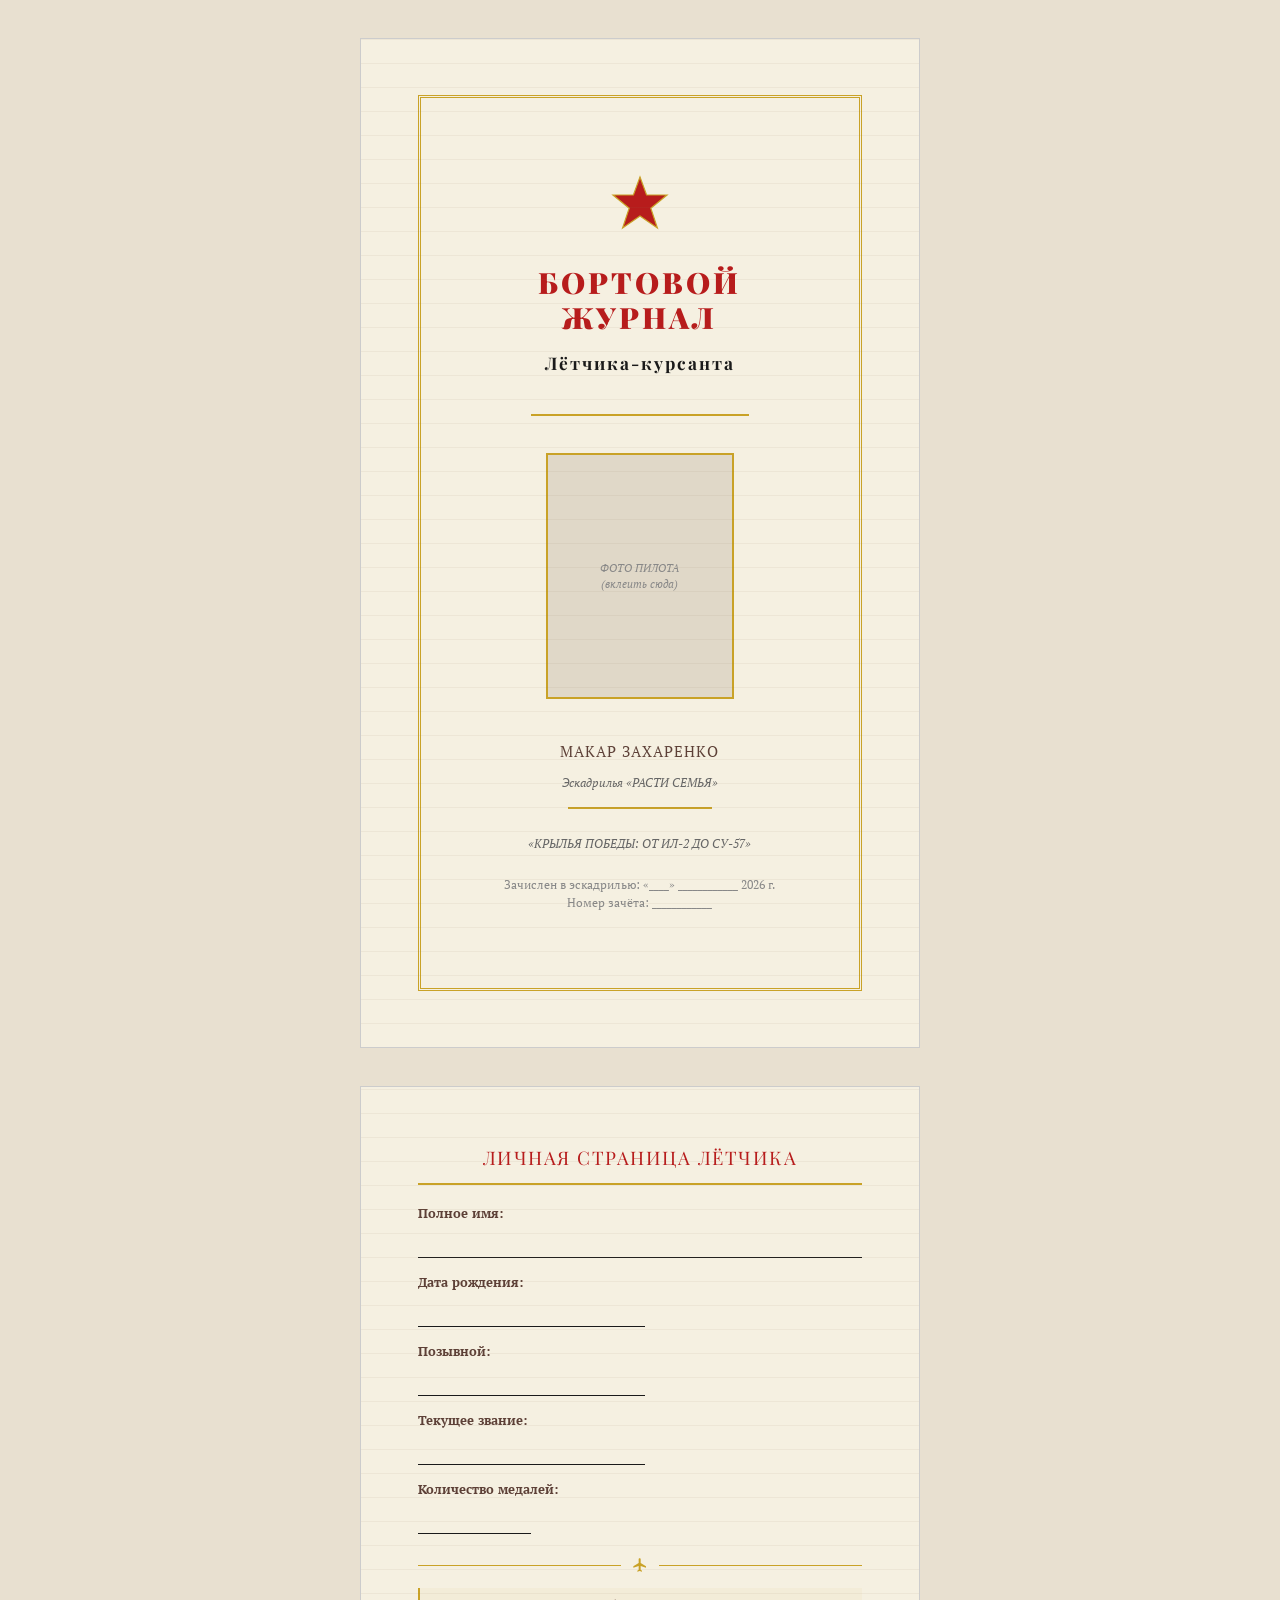
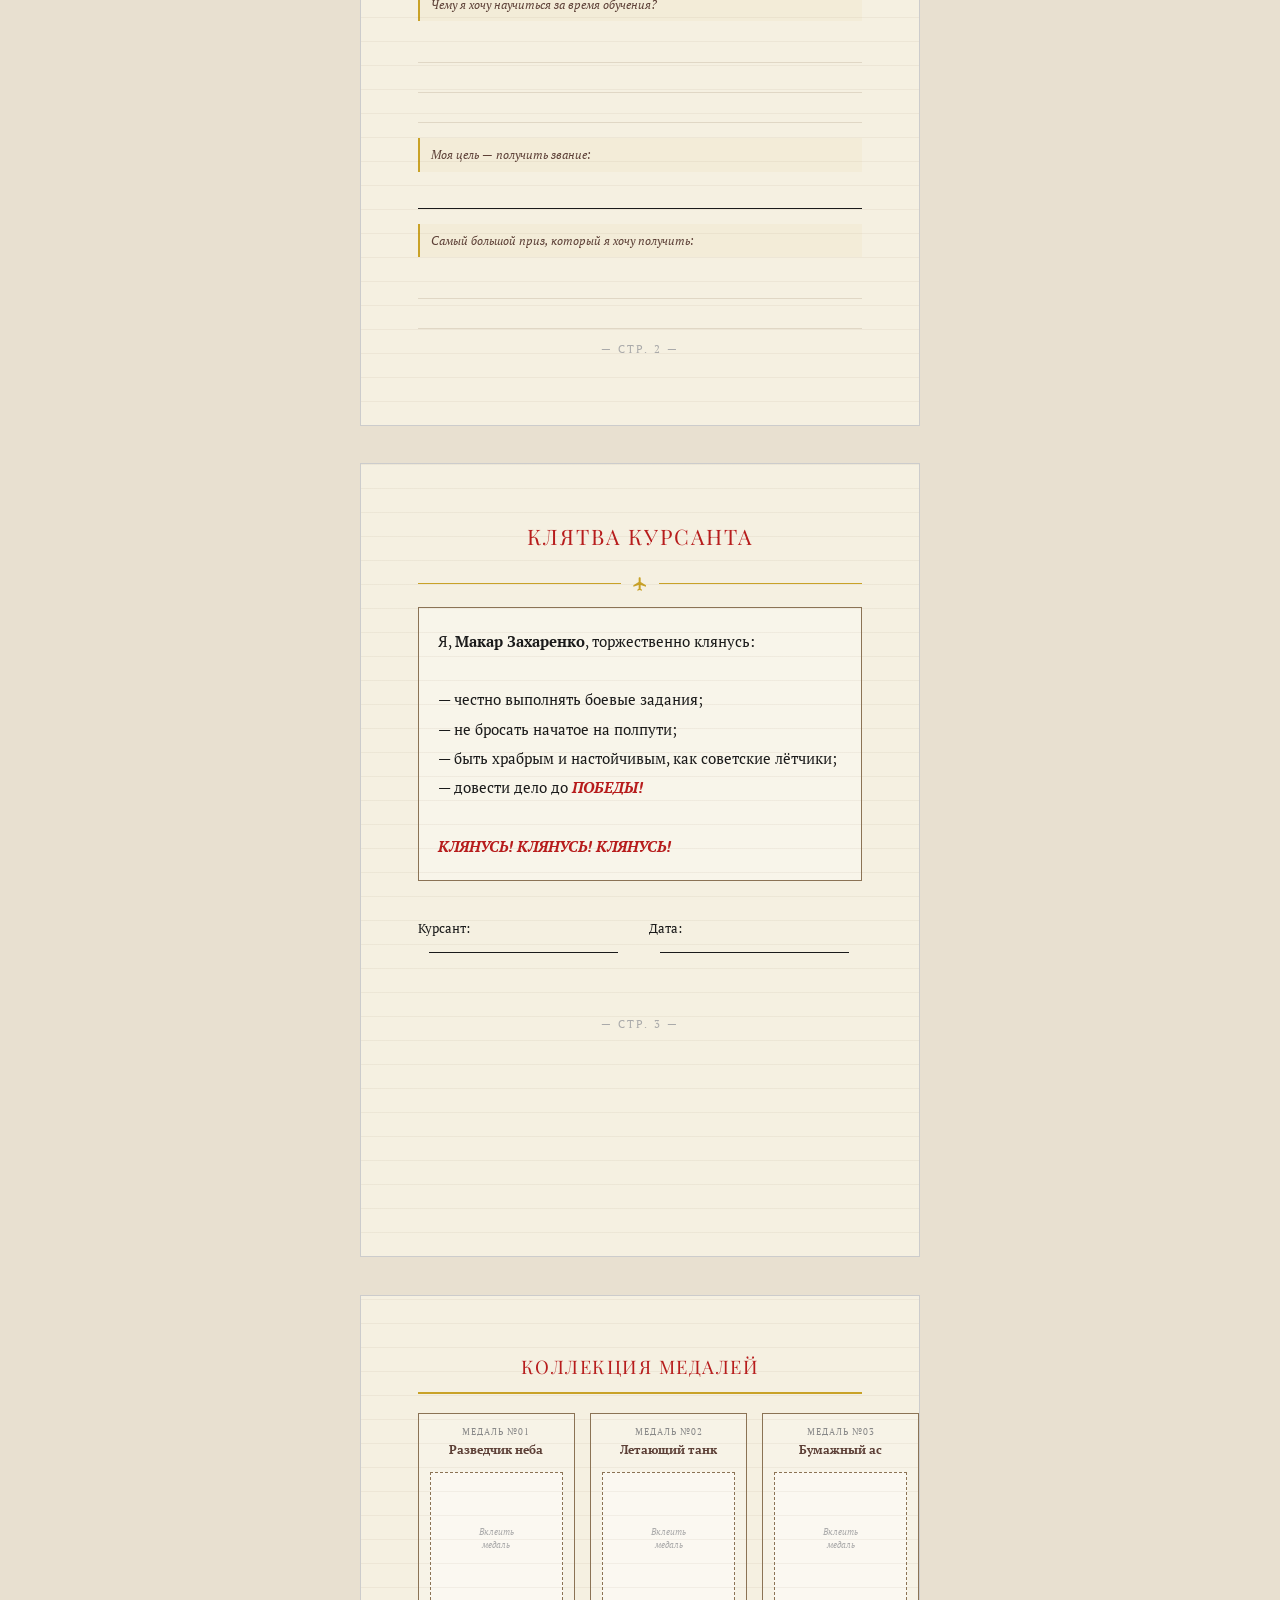
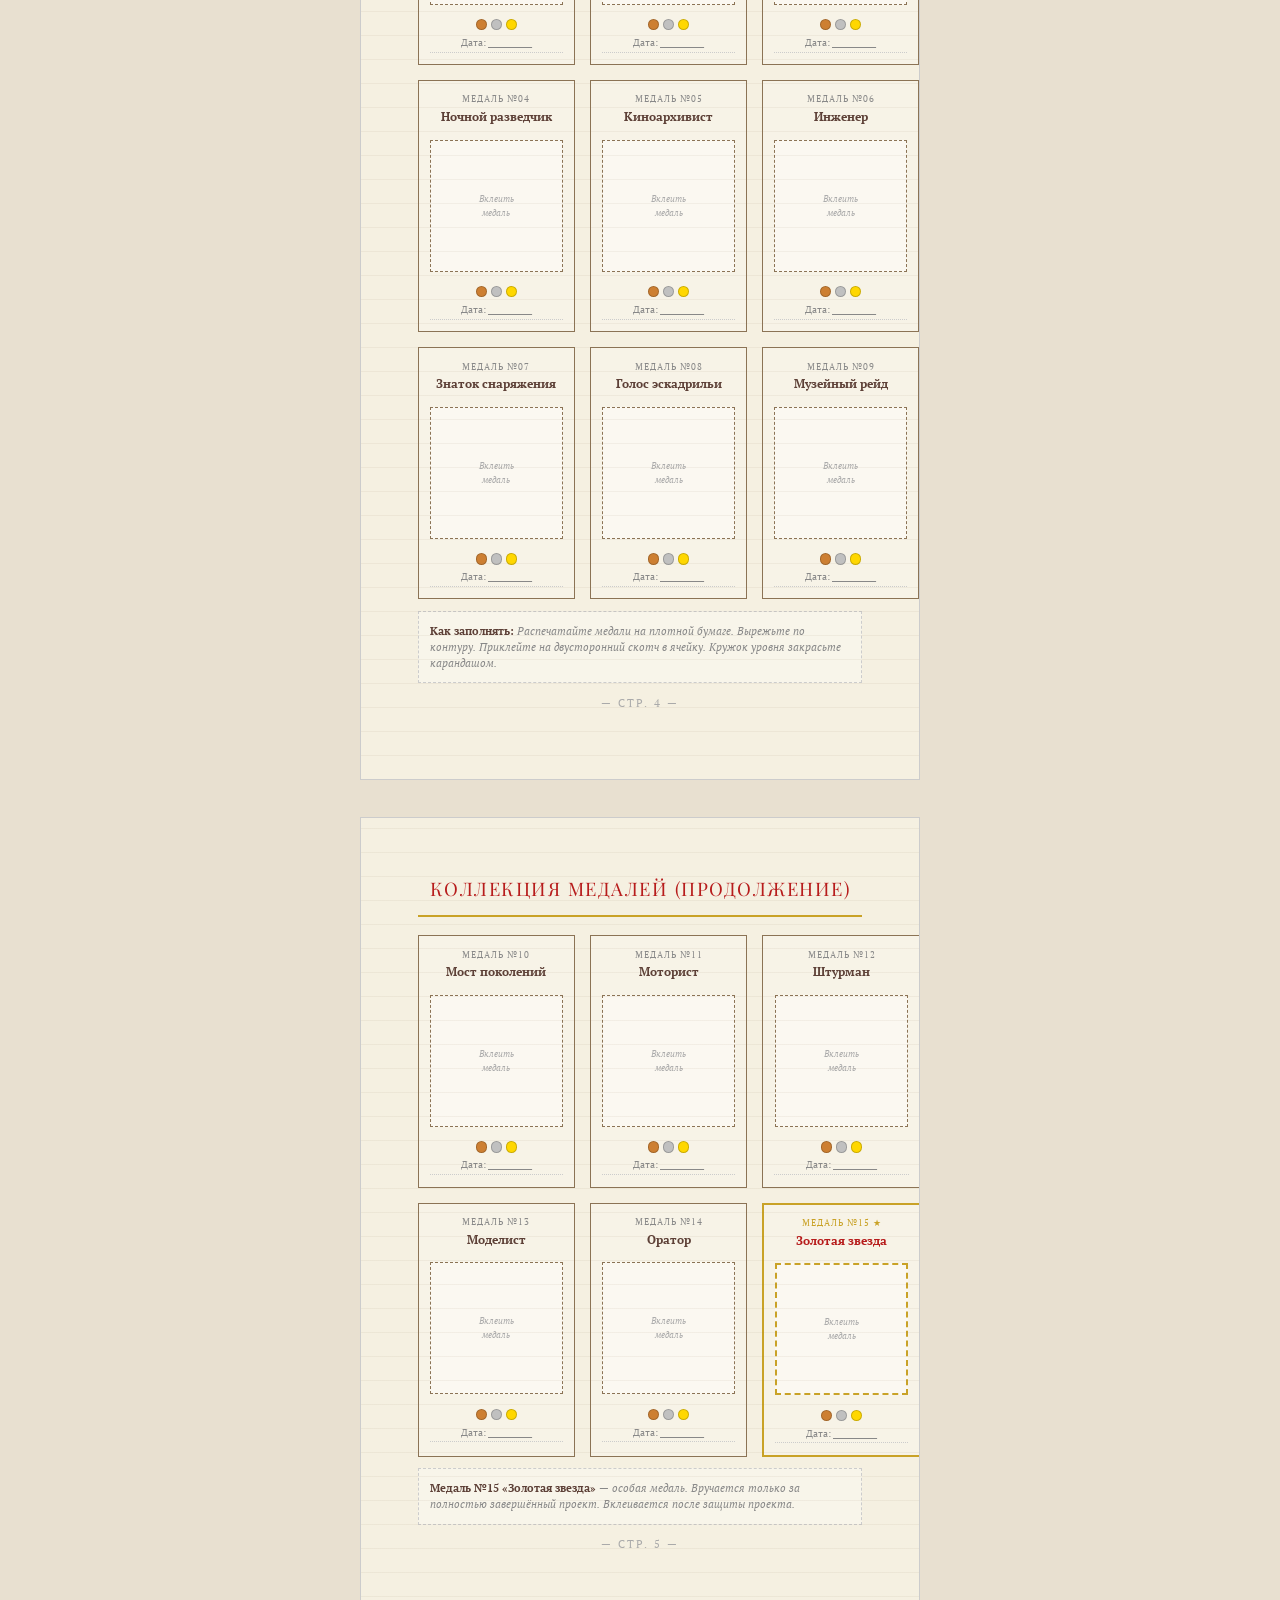
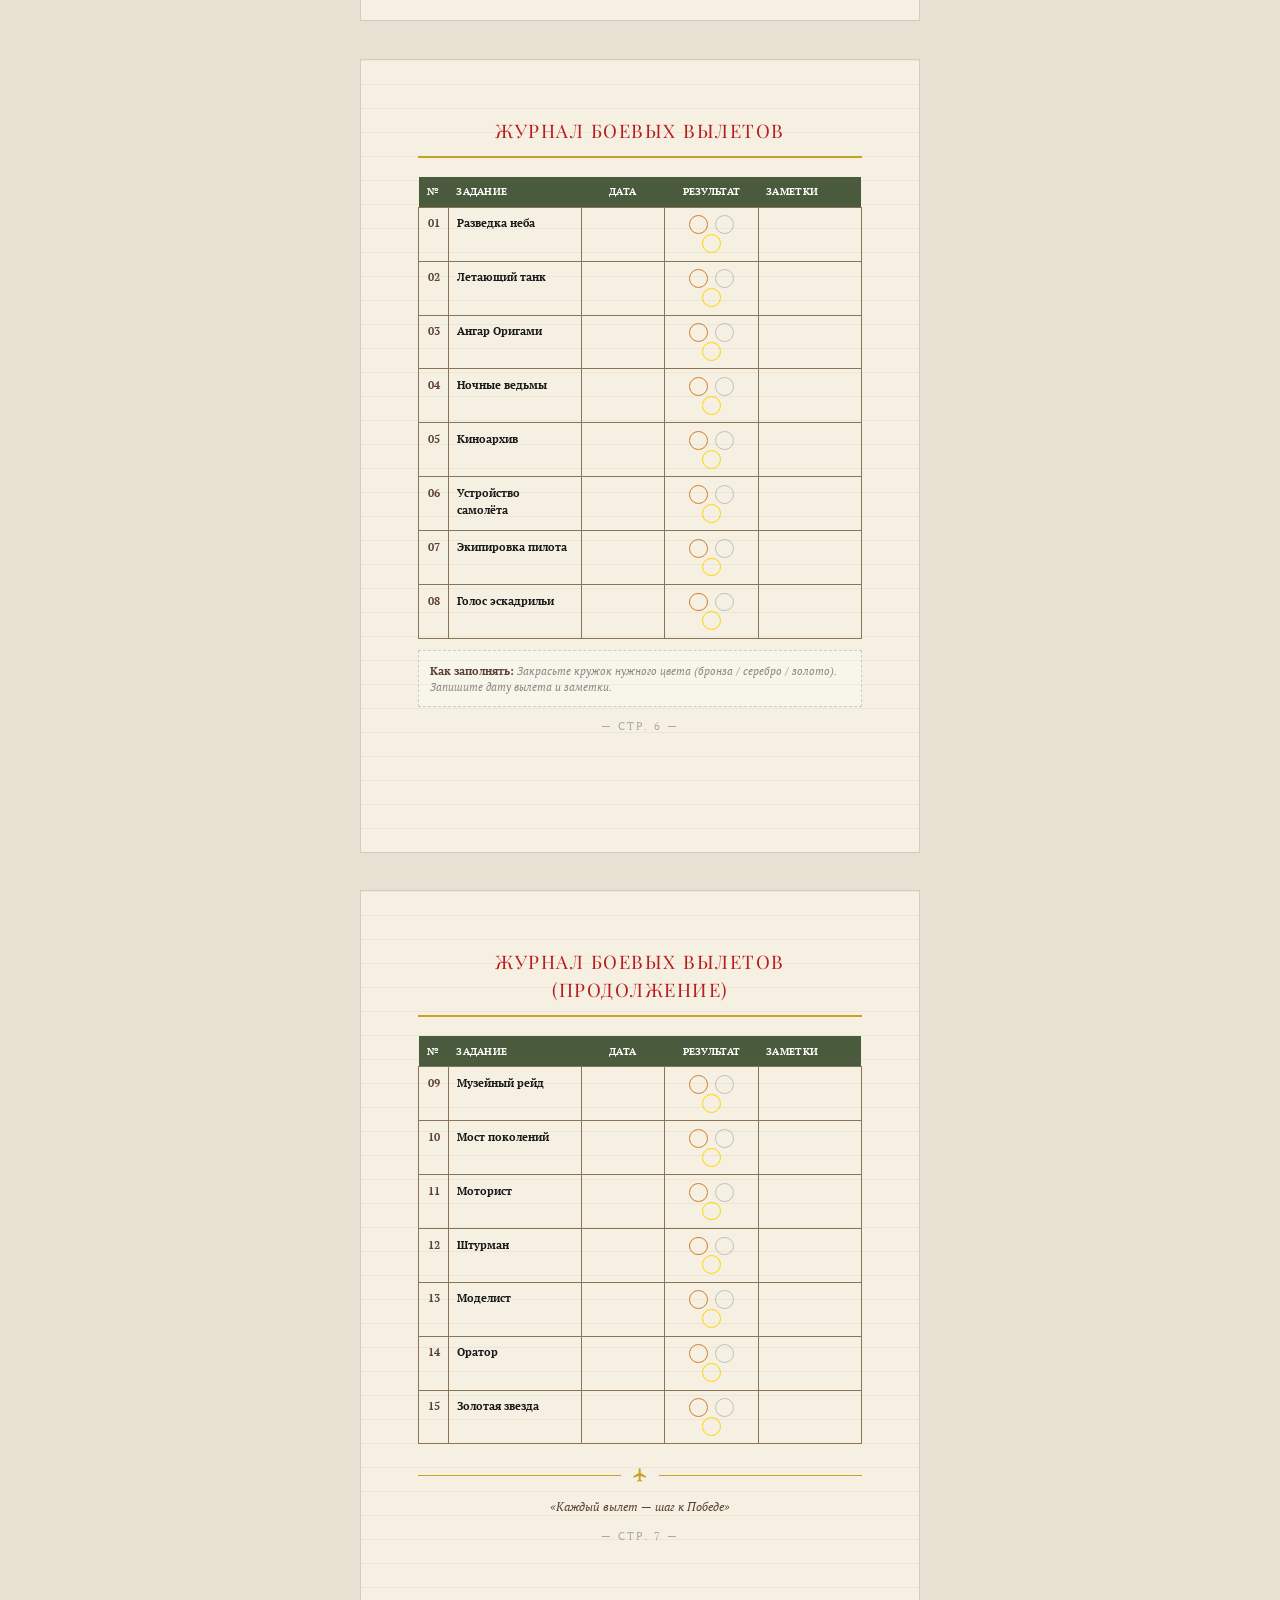
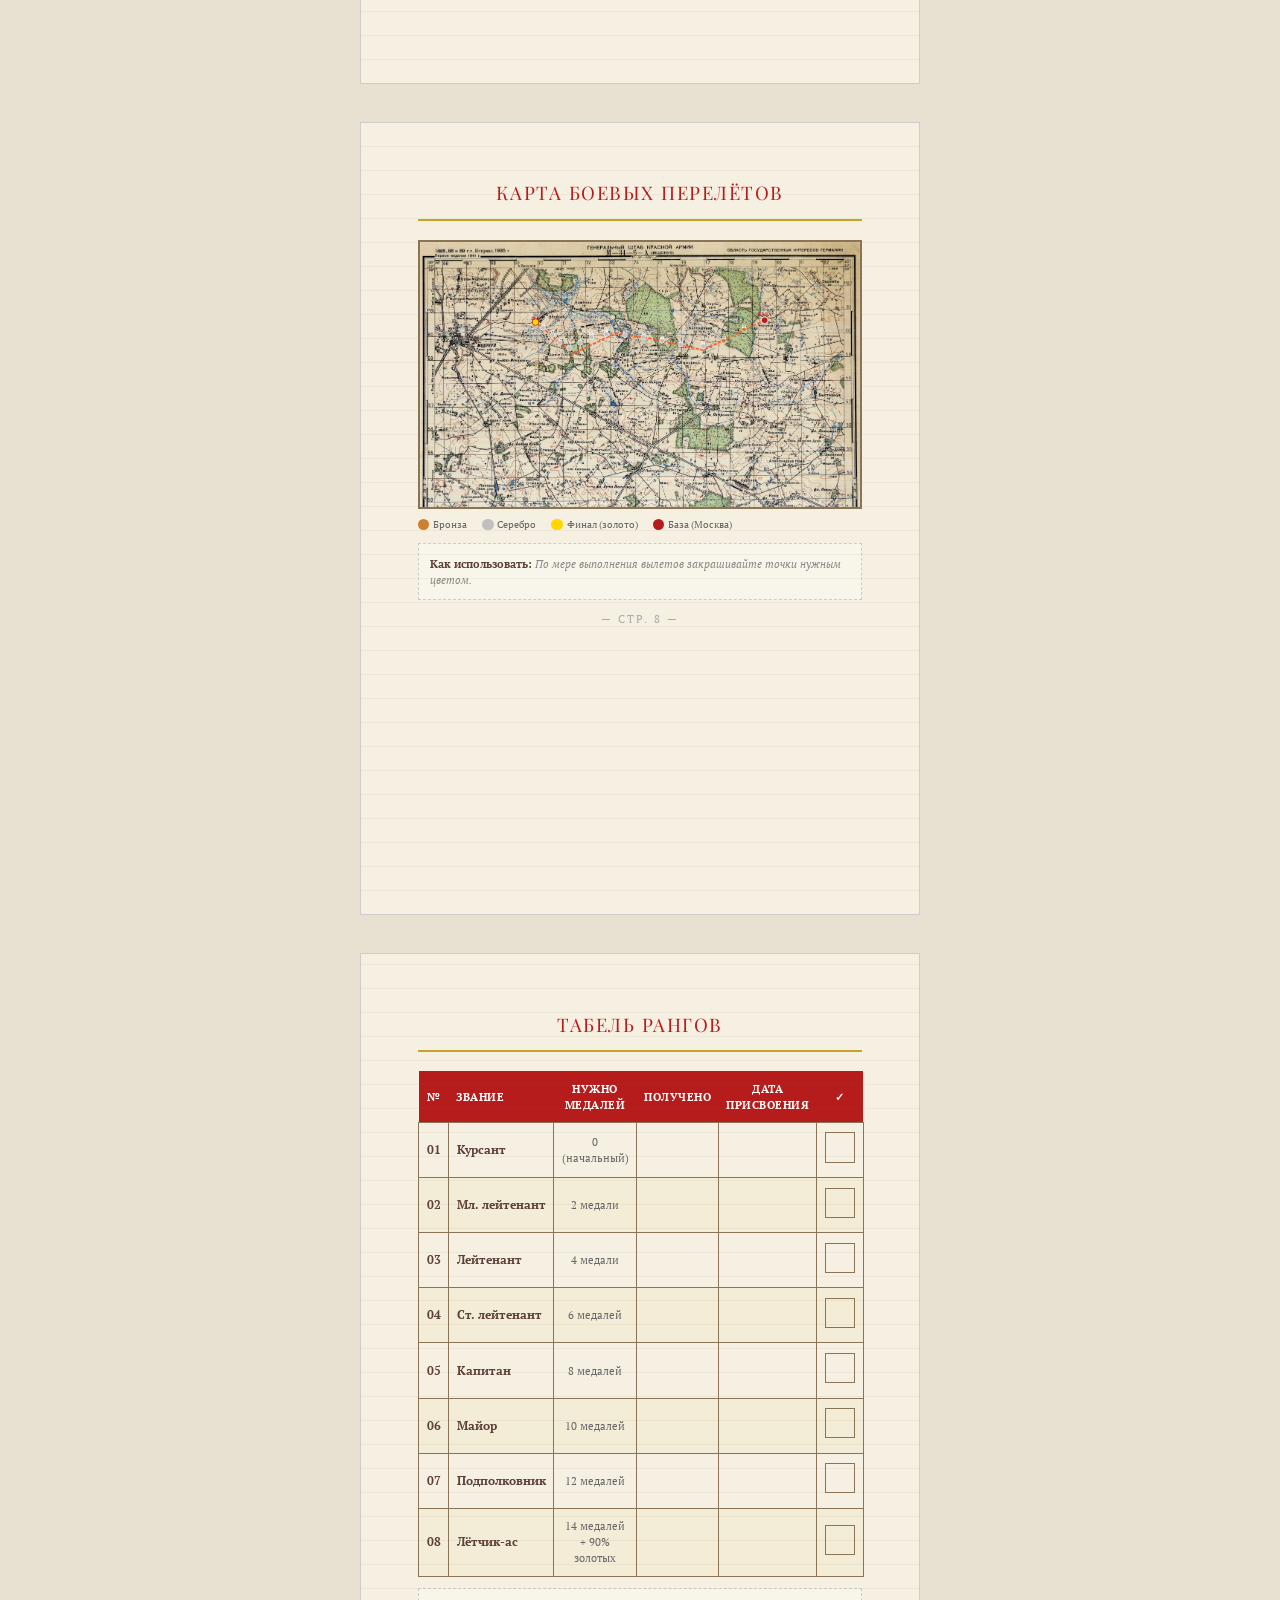
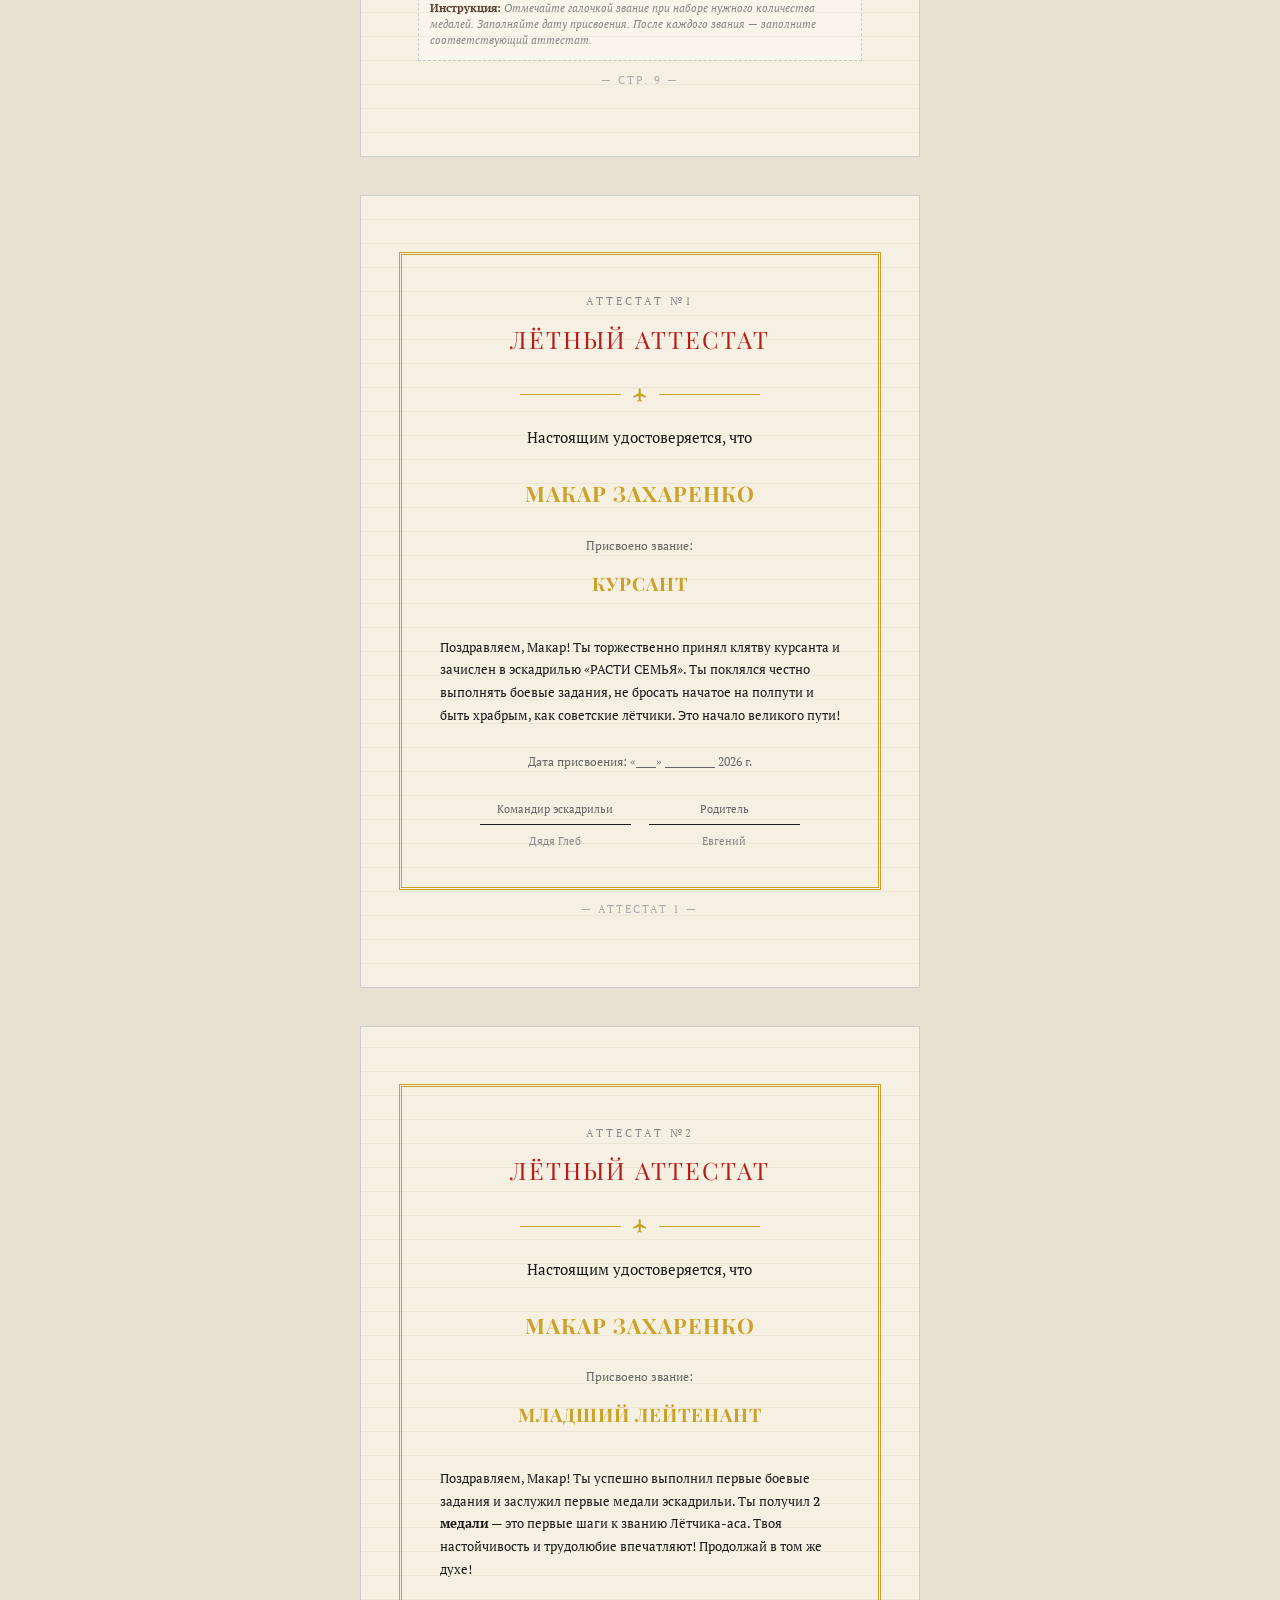
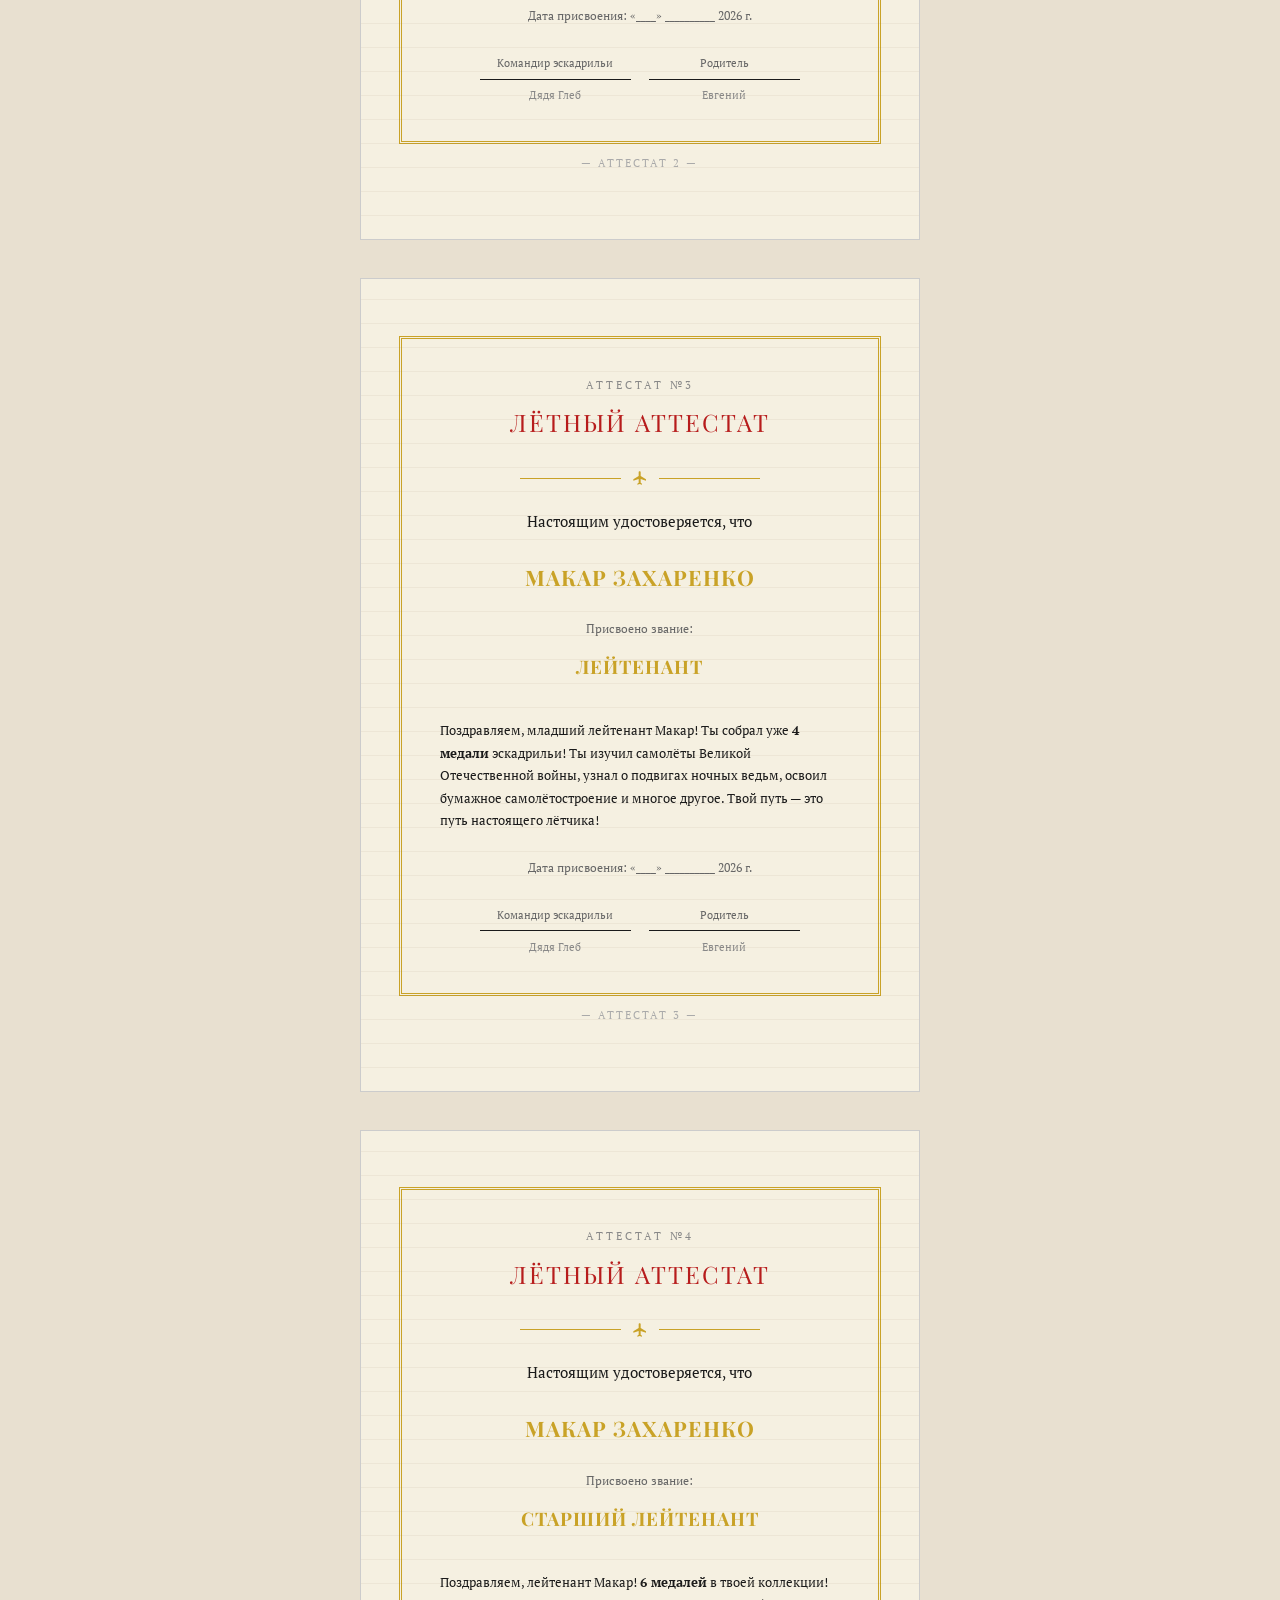
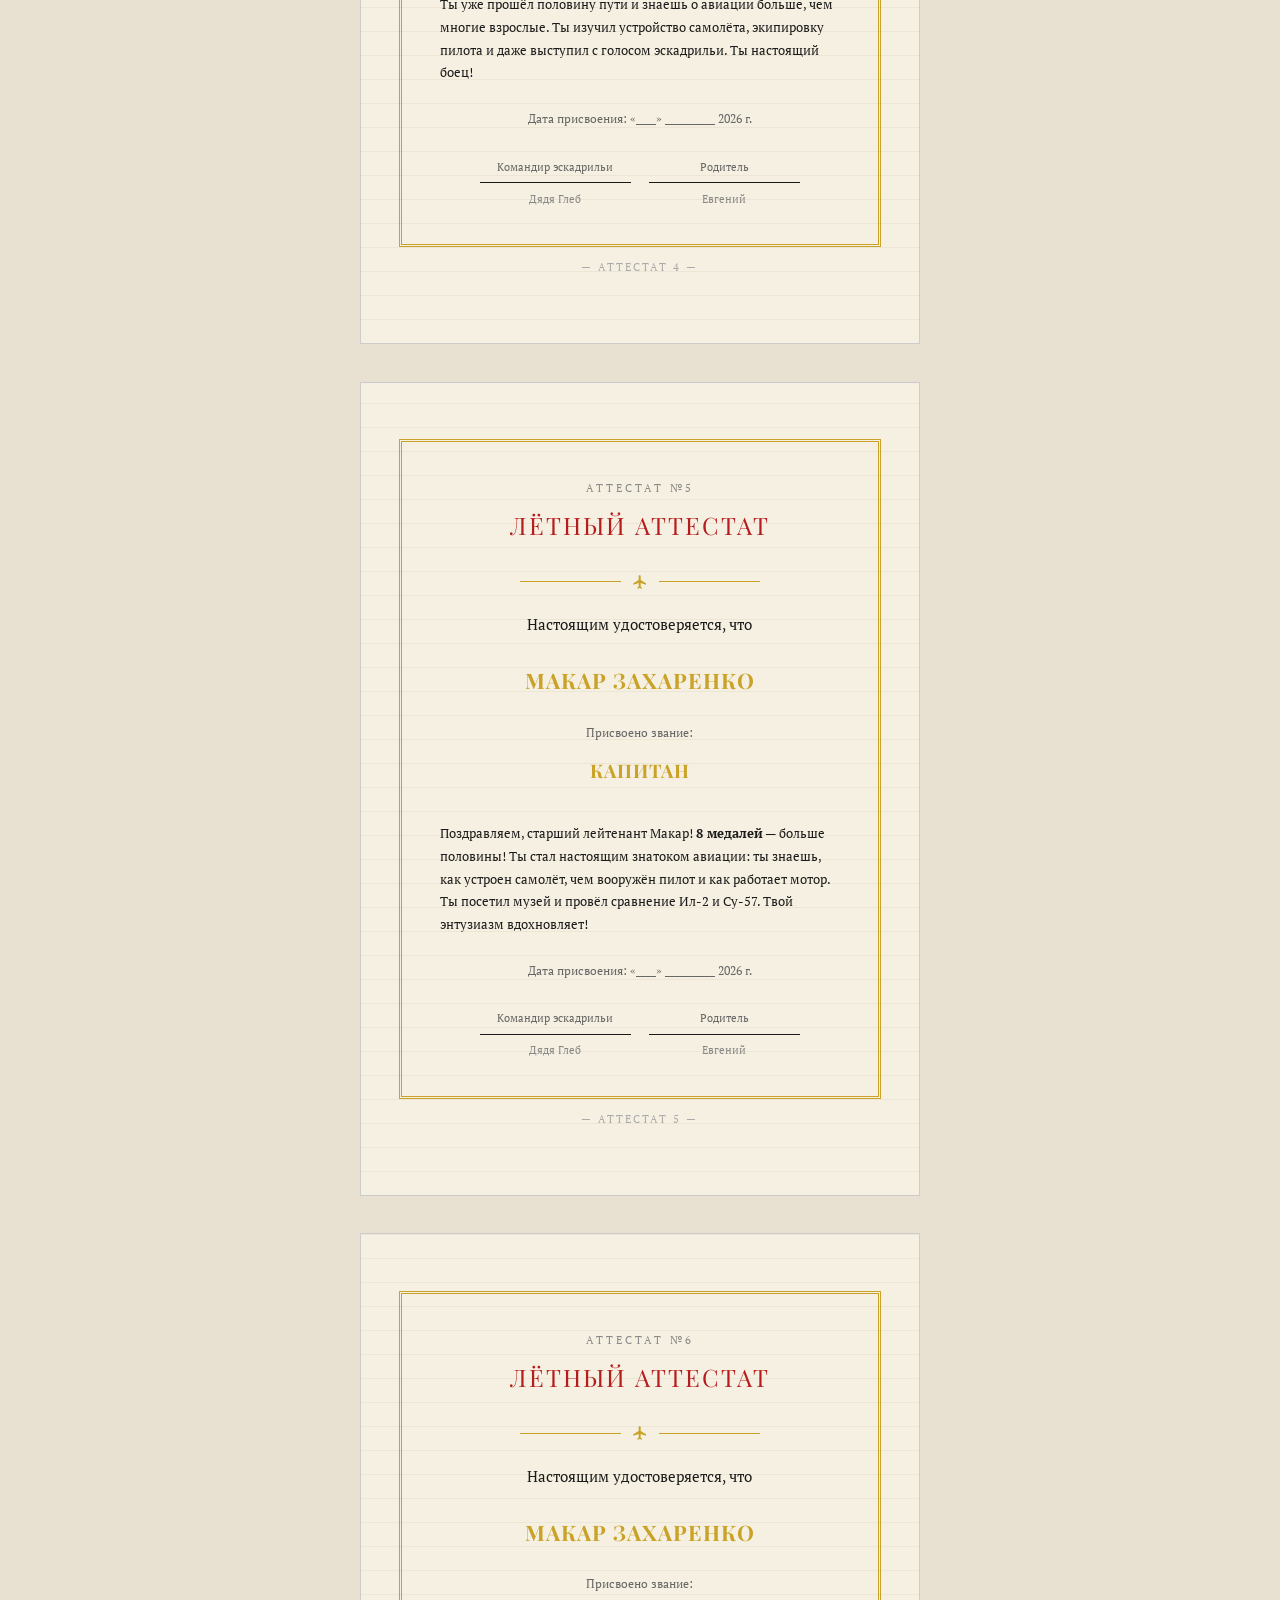
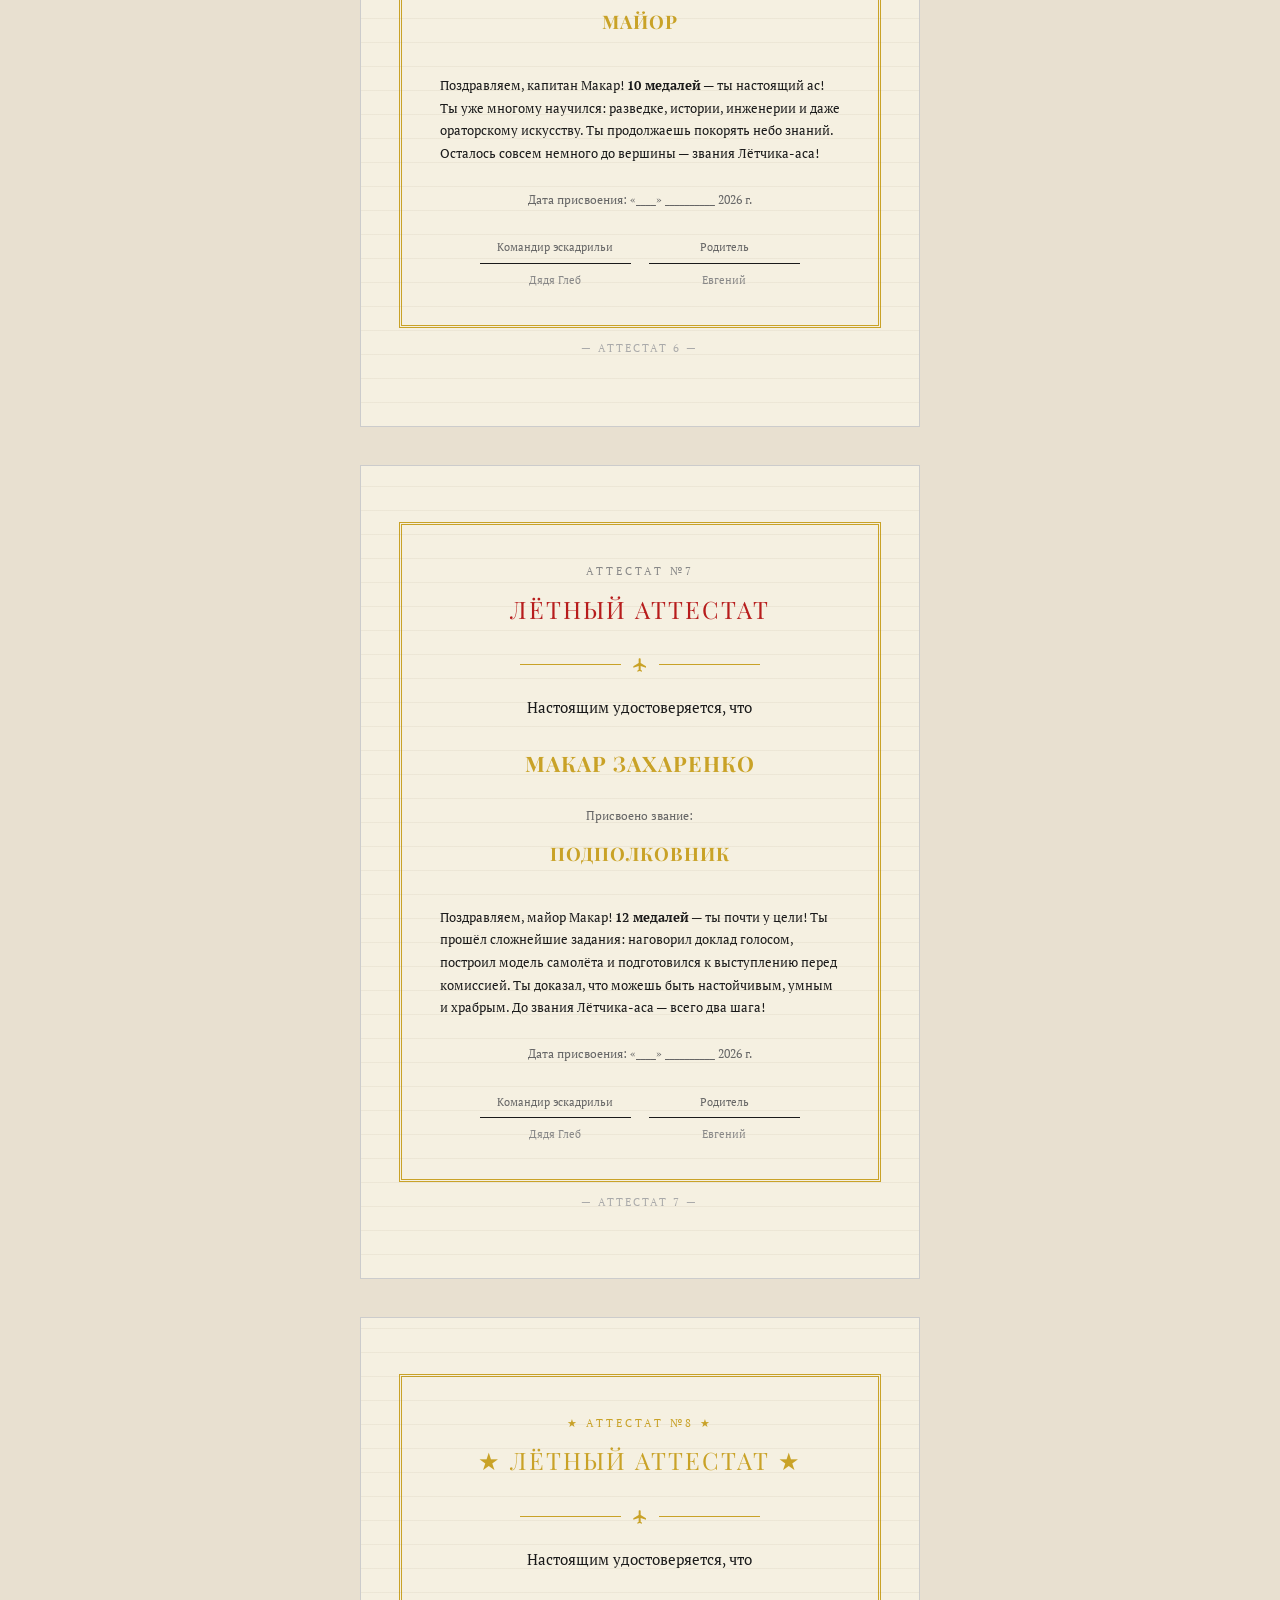
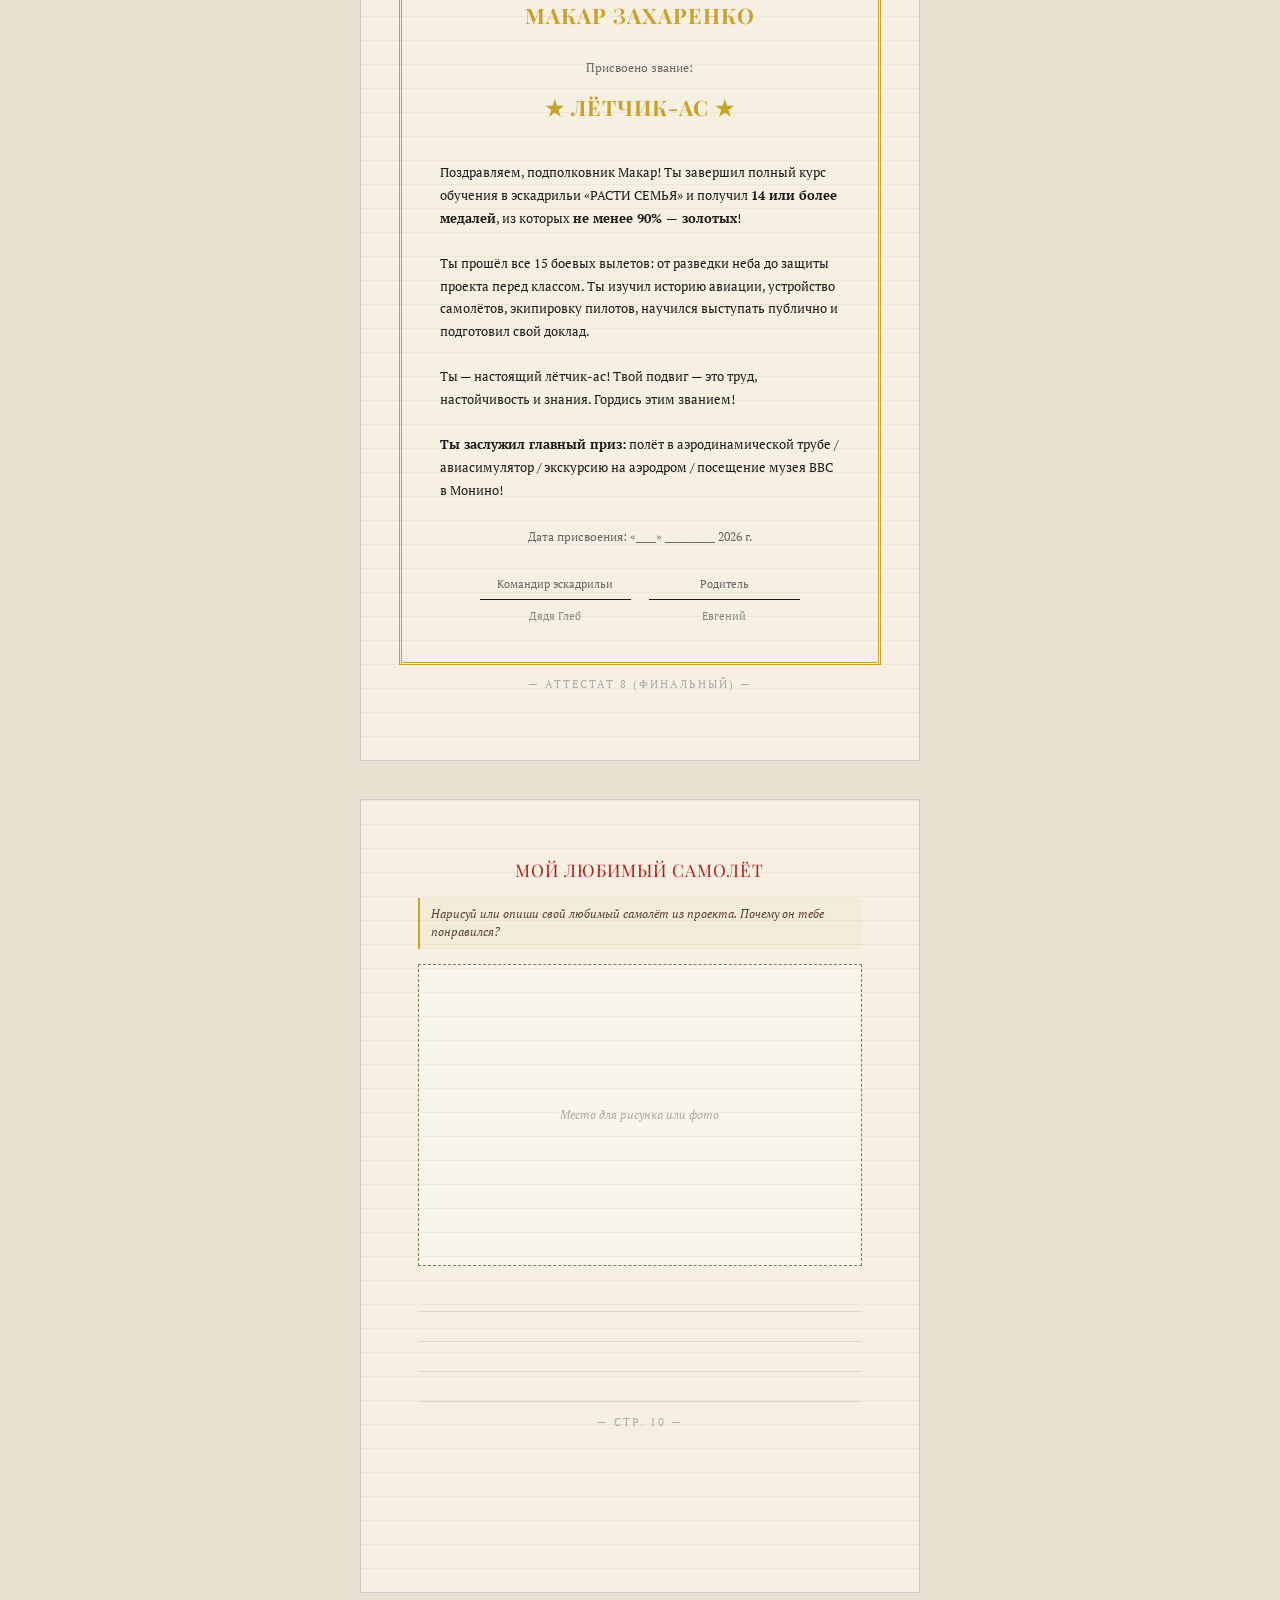
<file: logbook.html>
<!DOCTYPE html>
<html lang="ru">
<head>
<meta charset="UTF-8">
<meta name="viewport" content="width=device-width, initial-scale=1.0">
<title>Бортовой журнал — Лётная книжка Макара Захаренко</title>
<style>
  @import url('https://fonts.googleapis.com/css2?family=Playfair+Display:wght@700;900&family=PT+Serif:wght@400;700&display=swap');
  :root {
    --red: #b71c1c; --gold: #c9a227; --dark: #1a1a1a;
    --cream: #f5f0e1; --brown: #5d4037; --olive: #4a5a3c;
    --line: #8b7355;
  }
  * { margin:0; padding:0; box-sizing:border-box; }
  @page { size: A5 portrait; margin: 12mm 15mm; }
  body { font-family:'PT Serif','Times New Roman',serif; background:#e8e0d0; color:var(--dark); line-height:1.5; }
  .page { width:148mm; min-height:210mm; margin:10mm auto; padding:15mm; background:var(--cream); border:1px solid #ccc; page-break-after:always; position:relative; overflow:hidden; }
  .page::before { content:''; position:absolute; top:0;left:0;right:0;bottom:0; background:repeating-linear-gradient(0deg,transparent,transparent 23px,rgba(139,115,85,0.08) 23px,rgba(139,115,85,0.08) 24px); pointer-events:none; }

  /* COVER */
  .cover { display:flex; flex-direction:column; align-items:center; justify-content:center; text-align:center; min-height:180mm; border:3px double var(--gold); padding:20mm 10mm; }
  .cover h1 { font-family:'Playfair Display',serif; font-size:22pt; font-weight:900; color:var(--red); letter-spacing:3px; text-transform:uppercase; margin-bottom:4mm; line-height:1.2; }
  .cover h2 { font-family:'Playfair Display',serif; font-size:13pt; font-weight:700; color:var(--dark); letter-spacing:2px; margin-bottom:6mm; }
  .cover-line { width:60%; height:2px; background:var(--gold); margin:4mm auto; }
  .cover-photo { width:50mm; height:65mm; border:2px solid var(--gold); margin:6mm auto; display:flex; align-items:center; justify-content:center; background:#e0d8c8; }
  .cover-photo-label { font-size:8pt; color:#888; text-align:center; font-style:italic; }
  .cover-squadron { font-size:11pt; color:var(--brown); margin-top:5mm; letter-spacing:1px; }
  .cover-project { font-size:9pt; color:#666; margin-top:3mm; font-style:italic; }
  .cover-date { font-size:9pt; color:#888; margin-top:6mm; }

  /* SECTION TITLE */
  .section-title { font-family:'Playfair Display',serif; font-size:14pt; text-align:center; color:var(--red); margin-bottom:5mm; text-transform:uppercase; letter-spacing:1.5px; border-bottom:2px solid var(--gold); padding-bottom:3mm; }

  /* OATH */
  .oath-title { font-family:'Playfair Display',serif; font-size:16pt; text-align:center; color:var(--red); margin-bottom:6mm; text-transform:uppercase; letter-spacing:2px; }
  .oath-text { font-size:11pt; line-height:2; text-align:justify; margin-bottom:8mm; padding:5mm; border:1px solid var(--line); background:rgba(255,255,255,0.3); }
  .oath-text em { color:var(--red); font-weight:700; }
  .oath-signature { display:flex; justify-content:space-between; margin-top:10mm; font-size:10pt; }
  .oath-signature .line { border-bottom:1px solid var(--dark); width:50mm; display:inline-block; margin-left:3mm; }

  /* RANK TABLE */
  .rank-table { width:100%; border-collapse:collapse; font-size:9pt; margin-top:4mm; }
  .rank-table th { background:var(--red); color:white; padding:2.5mm 2mm; text-align:center; font-size:8pt; text-transform:uppercase; letter-spacing:0.5px; }
  .rank-table td { border:1px solid var(--line); padding:2.5mm 2mm; text-align:center; vertical-align:middle; }
  .rank-table tr:nth-child(even) { background:rgba(201,162,39,0.06); }
  .rank-table .rank-name { font-weight:700; text-align:left; color:var(--brown); }
  .rank-table .rank-req { color:#666; font-size:8pt; }
  .rank-check { width:8mm; height:8mm; border:1px solid var(--line); display:inline-block; }

  /* MEDALS */
  .medals-grid { display:grid; grid-template-columns:1fr 1fr 1fr; gap:4mm; margin-top:4mm; }
  .medal-cell { border:1.5px solid var(--line); padding:3mm; text-align:center; min-height:55mm; display:flex; flex-direction:column; align-items:center; background:rgba(255,255,255,0.2); }
  .medal-num { font-size:7pt; color:#888; margin-bottom:1mm; text-transform:uppercase; letter-spacing:1px; }
  .medal-name { font-size:9pt; font-weight:700; color:var(--brown); margin-bottom:2mm; line-height:1.2; }
  .medal-stamp { width:35mm; height:35mm; border:1.5px dashed var(--line); display:flex; align-items:center; justify-content:center; margin:2mm 0; background:rgba(255,255,255,0.4); }
  .medal-stamp-label { font-size:7pt; color:#aaa; text-align:center; font-style:italic; }
  .medal-level { font-size:7.5pt; color:#666; margin-top:1mm; }
  .medal-level span { display:inline-block; width:3mm; height:3mm; border-radius:50%; margin:0 0.5mm; vertical-align:middle; border:0.5px solid rgba(0,0,0,0.2); }
  .medal-level .bronze { background:#cd7f32; }
  .medal-level .silver { background:#c0c0c0; }
  .medal-level .gold { background:#ffd700; }
  .medal-date-line { font-size:7.5pt; color:#888; margin-top:1mm; width:100%; border-bottom:0.5px dotted #ccc; padding-bottom:0.5mm; }

  /* SORTIE LOG */
  .sortie-table { width:100%; border-collapse:collapse; font-size:8.5pt; margin-top:3mm; }
  .sortie-table th { background:var(--olive); color:white; padding:2mm; text-align:center; font-size:7.5pt; text-transform:uppercase; letter-spacing:0.3px; }
  .sortie-table td { border:1px solid var(--line); padding:2mm; vertical-align:top; height:10mm; }
  .sortie-num { font-weight:700; text-align:center; width:8mm; color:var(--brown); }
  .sortie-name { font-weight:600; color:var(--dark); }
  .sortie-result { width:18mm; text-align:center; }
  .sortie-result-circle { display:inline-block; width:5mm; height:5mm; border-radius:50%; border:1px solid var(--line); margin:0 1mm; vertical-align:middle; }
  .sortie-result-circle.bronze { border-color:#cd7f32; }
  .sortie-result-circle.silver { border-color:#c0c0c0; }
  .sortie-result-circle.gold { border-color:#ffd700; }

  /* MAP */
  .map-container { width:100%; border:2px solid var(--line); margin-top:3mm; background:rgba(255,255,255,0.3); }
  .map-container svg { width:100%; height:auto; }
  .map-legend { font-size:7.5pt; color:#666; margin-top:2mm; display:flex; gap:4mm; flex-wrap:wrap; }
  .map-legend-item { display:flex; align-items:center; gap:1mm; }
  .map-legend-dot { width:3mm; height:3mm; border-radius:50%; display:inline-block; }

  /* NOTES */
  .notes-page-title { font-family:'Playfair Display',serif; font-size:13pt; text-align:center; color:var(--red); margin-bottom:4mm; text-transform:uppercase; letter-spacing:1px; }
  .notes-lines { margin-top:3mm; }
  .notes-line { border-bottom:1px solid rgba(139,115,85,0.2); height:8mm; width:100%; }
  .notes-prompt { font-size:9pt; color:var(--brown); font-style:italic; margin-bottom:2mm; padding:2mm 3mm; border-left:2px solid var(--gold); background:rgba(201,162,39,0.05); }

  /* CERTIFICATE */
  .cert-page { text-align:center; padding:15mm 10mm; }
  .cert-border { border:3px double var(--gold); padding:10mm; min-height:160mm; display:flex; flex-direction:column; align-items:center; justify-content:center; }
  .cert-title { font-family:'Playfair Display',serif; font-size:18pt; color:var(--red); text-transform:uppercase; letter-spacing:2px; margin-bottom:5mm; }
  .cert-text { font-size:11pt; line-height:1.8; margin:3mm 0; }
  .cert-rank { font-family:'Playfair Display',serif; font-size:16pt; font-weight:700; color:var(--gold); margin:4mm 0; text-transform:uppercase; letter-spacing:1px; }
  .cert-signatures { display:flex; justify-content:space-between; width:80%; margin-top:10mm; font-size:9pt; }
  .cert-sig-block { text-align:center; }
  .cert-sig-line { border-bottom:1px solid var(--dark); width:40mm; margin:2mm auto; }

  /* INSTRUCTIONS */
  .instructions { font-size:8pt; color:#888; font-style:italic; padding:3mm; border:1px dashed #ccc; margin-top:3mm; background:rgba(255,255,255,0.3); }
  .instructions strong { color:var(--brown); font-style:normal; }

  /* WING DIVIDER */
  .wing-divider { display:flex; align-items:center; gap:3mm; margin:4mm 0; }
  .wing-divider::before,.wing-divider::after { content:''; flex:1; height:1px; background:var(--gold); }
  .wing-divider svg { width:16px; height:16px; fill:var(--gold); }
  .page-divider { text-align:center; font-size:8pt; color:#aaa; margin:3mm 0; letter-spacing:2px; text-transform:uppercase; }

  @media print { body{background:white;} .page{margin:0;border:none;box-shadow:none;page-break-after:always;} }
</style>
</head>
<body>

<!-- ===== 1. ТИТУЛ ===== -->
<div class="page">
  <div class="cover">
    <div style="width:60px;height:60px;margin-bottom:8mm;">
      <svg viewBox="0 0 100 100" xmlns="http://www.w3.org/2000/svg"><polygon points="50,5 61,35 95,35 68,57 79,90 50,70 21,90 32,57 5,35 39,35" fill="#b71c1c" stroke="#c9a227" stroke-width="2"/></svg>
    </div>
    <h1>Бортовой журнал</h1>
    <h2>Лётчика-курсанта</h2>
    <div class="cover-line"></div>
    <div class="cover-photo"><span class="cover-photo-label">ФОТО ПИЛОТА<br>(вклеить сюда)</span></div>
    <div class="cover-squadron">МАКАР ЗАХАРЕНКО</div>
    <div class="cover-project">Эскадрилья «РАСТИ СЕМЬЯ»</div>
    <div class="cover-line" style="width:40%"></div>
    <div class="cover-project">«КРЫЛЬЯ ПОБЕДЫ: ОТ ИЛ-2 ДО СУ-57»</div>
    <div class="cover-date">Зачислен в эскадрилью: «____» ____________ 2026 г.<br>Номер зачёта: ____________</div>
  </div>
</div>

<!-- ===== 2. ЛИЧНАЯ СТРАНИЦА ===== -->
<div class="page">
  <div class="section-title">Личная страница лётчика</div>
  <div style="margin-top:4mm;">
    <div style="font-size:10pt;color:var(--brown);font-weight:700;margin-bottom:2mm;">Полное имя:</div>
    <div style="border-bottom:1px solid var(--dark);width:100%;height:7mm;margin-bottom:4mm;"></div>
    <div style="font-size:10pt;color:var(--brown);font-weight:700;margin-bottom:2mm;">Дата рождения:</div>
    <div style="border-bottom:1px solid var(--dark);width:60mm;height:7mm;margin-bottom:4mm;"></div>
    <div style="font-size:10pt;color:var(--brown);font-weight:700;margin-bottom:2mm;">Позывной:</div>
    <div style="border-bottom:1px solid var(--dark);width:60mm;height:7mm;margin-bottom:4mm;"></div>
    <div style="font-size:10pt;color:var(--brown);font-weight:700;margin-bottom:2mm;">Текущее звание:</div>
    <div style="border-bottom:1px solid var(--dark);width:60mm;height:7mm;margin-bottom:4mm;"></div>
    <div style="font-size:10pt;color:var(--brown);font-weight:700;margin-bottom:2mm;">Количество медалей:</div>
    <div style="border-bottom:1px solid var(--dark);width:30mm;height:7mm;margin-bottom:4mm;"></div>
  </div>
  <div class="wing-divider" style="margin-top:6mm;">
    <svg viewBox="0 0 24 24"><path d="M21 16v-2l-8-5V3.5c0-.83-.67-1.5-1.5-1.5S10 2.67 10 3.5V9l-8 5v2l8-2.5V19l-2 1.5V22l3.5-1 3.5 1v-1.5L13 19v-5.5l8 2.5z"/></svg>
  </div>
  <div style="margin-top:4mm;">
    <div class="notes-prompt">Чему я хочу научиться за время обучения?</div>
    <div class="notes-lines"><div class="notes-line"></div><div class="notes-line"></div><div class="notes-line"></div></div>
    <div class="notes-prompt" style="margin-top:4mm;">Моя цель — получить звание:</div>
    <div style="border-bottom:1px solid var(--dark);width:100%;height:8mm;"></div>
    <div class="notes-prompt" style="margin-top:4mm;">Самый большой приз, который я хочу получить:</div>
    <div class="notes-lines"><div class="notes-line"></div><div class="notes-line"></div></div>
  </div>
  <div class="page-divider">— стр. 2 —</div>
</div>

<!-- ===== 3. КЛЯТВА ===== -->
<div class="page">
  <div class="oath-title">Клятва курсанта</div>
  <div class="wing-divider">
    <svg viewBox="0 0 24 24"><path d="M21 16v-2l-8-5V3.5c0-.83-.67-1.5-1.5-1.5S10 2.67 10 3.5V9l-8 5v2l8-2.5V19l-2 1.5V22l3.5-1 3.5 1v-1.5L13 19v-5.5l8 2.5z"/></svg>
  </div>
  <div class="oath-text">
    Я, <strong>Макар Захаренко</strong>, торжественно клянусь:<br><br>
    — честно выполнять боевые задания;<br>
    — не бросать начатое на полпути;<br>
    — быть храбрым и настойчивым, как советские лётчики;<br>
    — довести дело до <em>ПОБЕДЫ!</em><br><br>
    <em>КЛЯНУСЬ! КЛЯНУСЬ! КЛЯНУСЬ!</em>
  </div>
  <div class="oath-signature">
    <div>Курсант: <span class="line"></span></div>
    <div>Дата: <span class="line"></span></div>
  </div>
  <div style="margin-top:15mm;"><div class="page-divider">— стр. 3 —</div></div>
</div>

<!-- ===== 4. КОЛЛЕКЦИЯ МЕДАЛЕЙ (1-9) ===== -->
<div class="page">
  <div class="section-title">Коллекция медалей</div>
  <div class="medals-grid">
    <div class="medal-cell"><div class="medal-num">Медаль №01</div><div class="medal-name">Разведчик неба</div><div class="medal-stamp"><span class="medal-stamp-label">Вклеить<br>медаль</span></div><div class="medal-level"><span class="bronze"></span><span class="silver"></span><span class="gold"></span></div><div class="medal-date-line">Дата: ___________</div></div>
    <div class="medal-cell"><div class="medal-num">Медаль №02</div><div class="medal-name">Летающий танк</div><div class="medal-stamp"><span class="medal-stamp-label">Вклеить<br>медаль</span></div><div class="medal-level"><span class="bronze"></span><span class="silver"></span><span class="gold"></span></div><div class="medal-date-line">Дата: ___________</div></div>
    <div class="medal-cell"><div class="medal-num">Медаль №03</div><div class="medal-name">Бумажный ас</div><div class="medal-stamp"><span class="medal-stamp-label">Вклеить<br>медаль</span></div><div class="medal-level"><span class="bronze"></span><span class="silver"></span><span class="gold"></span></div><div class="medal-date-line">Дата: ___________</div></div>
    <div class="medal-cell"><div class="medal-num">Медаль №04</div><div class="medal-name">Ночной разведчик</div><div class="medal-stamp"><span class="medal-stamp-label">Вклеить<br>медаль</span></div><div class="medal-level"><span class="bronze"></span><span class="silver"></span><span class="gold"></span></div><div class="medal-date-line">Дата: ___________</div></div>
    <div class="medal-cell"><div class="medal-num">Медаль №05</div><div class="medal-name">Киноархивист</div><div class="medal-stamp"><span class="medal-stamp-label">Вклеить<br>медаль</span></div><div class="medal-level"><span class="bronze"></span><span class="silver"></span><span class="gold"></span></div><div class="medal-date-line">Дата: ___________</div></div>
    <div class="medal-cell"><div class="medal-num">Медаль №06</div><div class="medal-name">Инженер</div><div class="medal-stamp"><span class="medal-stamp-label">Вклеить<br>медаль</span></div><div class="medal-level"><span class="bronze"></span><span class="silver"></span><span class="gold"></span></div><div class="medal-date-line">Дата: ___________</div></div>
    <div class="medal-cell"><div class="medal-num">Медаль №07</div><div class="medal-name">Знаток снаряжения</div><div class="medal-stamp"><span class="medal-stamp-label">Вклеить<br>медаль</span></div><div class="medal-level"><span class="bronze"></span><span class="silver"></span><span class="gold"></span></div><div class="medal-date-line">Дата: ___________</div></div>
    <div class="medal-cell"><div class="medal-num">Медаль №08</div><div class="medal-name">Голос эскадрильи</div><div class="medal-stamp"><span class="medal-stamp-label">Вклеить<br>медаль</span></div><div class="medal-level"><span class="bronze"></span><span class="silver"></span><span class="gold"></span></div><div class="medal-date-line">Дата: ___________</div></div>
    <div class="medal-cell"><div class="medal-num">Медаль №09</div><div class="medal-name">Музейный рейд</div><div class="medal-stamp"><span class="medal-stamp-label">Вклеить<br>медаль</span></div><div class="medal-level"><span class="bronze"></span><span class="silver"></span><span class="gold"></span></div><div class="medal-date-line">Дата: ___________</div></div>
  </div>
  <div class="instructions"><strong>Как заполнять:</strong> Распечатайте медали на плотной бумаге. Вырежьте по контуру. Приклейте на двусторонний скотч в ячейку. Кружок уровня закрасьте карандашом.</div>
  <div class="page-divider">— стр. 4 —</div>
</div>

<!-- ===== 5. КОЛЛЕКЦИЯ МЕДАЛЕЙ (10-15) ===== -->
<div class="page">
  <div class="section-title">Коллекция медалей (продолжение)</div>
  <div class="medals-grid">
    <div class="medal-cell"><div class="medal-num">Медаль №10</div><div class="medal-name">Мост поколений</div><div class="medal-stamp"><span class="medal-stamp-label">Вклеить<br>медаль</span></div><div class="medal-level"><span class="bronze"></span><span class="silver"></span><span class="gold"></span></div><div class="medal-date-line">Дата: ___________</div></div>
    <div class="medal-cell"><div class="medal-num">Медаль №11</div><div class="medal-name">Моторист</div><div class="medal-stamp"><span class="medal-stamp-label">Вклеить<br>медаль</span></div><div class="medal-level"><span class="bronze"></span><span class="silver"></span><span class="gold"></span></div><div class="medal-date-line">Дата: ___________</div></div>
    <div class="medal-cell"><div class="medal-num">Медаль №12</div><div class="medal-name">Штурман</div><div class="medal-stamp"><span class="medal-stamp-label">Вклеить<br>медаль</span></div><div class="medal-level"><span class="bronze"></span><span class="silver"></span><span class="gold"></span></div><div class="medal-date-line">Дата: ___________</div></div>
    <div class="medal-cell"><div class="medal-num">Медаль №13</div><div class="medal-name">Моделист</div><div class="medal-stamp"><span class="medal-stamp-label">Вклеить<br>медаль</span></div><div class="medal-level"><span class="bronze"></span><span class="silver"></span><span class="gold"></span></div><div class="medal-date-line">Дата: ___________</div></div>
    <div class="medal-cell"><div class="medal-num">Медаль №14</div><div class="medal-name">Оратор</div><div class="medal-stamp"><span class="medal-stamp-label">Вклеить<br>медаль</span></div><div class="medal-level"><span class="bronze"></span><span class="silver"></span><span class="gold"></span></div><div class="medal-date-line">Дата: ___________</div></div>
    <div class="medal-cell" style="border-color:var(--gold);border-width:2px;"><div class="medal-num" style="color:var(--gold);">Медаль №15 ★</div><div class="medal-name" style="color:var(--red);">Золотая звезда</div><div class="medal-stamp" style="border-color:var(--gold);border-width:2px;"><span class="medal-stamp-label">Вклеить<br>медаль</span></div><div class="medal-level"><span class="bronze"></span><span class="silver"></span><span class="gold"></span></div><div class="medal-date-line">Дата: ___________</div></div>
  </div>
  <div class="instructions"><strong>Медаль №15 «Золотая звезда»</strong> — особая медаль. Вручается только за полностью завершённый проект. Вклеивается после защиты проекта.</div>
  <div class="page-divider">— стр. 5 —</div>
</div>

<!-- ===== 6. ЖУРНАЛ ВЫЛЕТОВ (1-8) ===== -->
<div class="page">
  <div class="section-title">Журнал боевых вылетов</div>
  <table class="sortie-table">
    <thead><tr><th style="width:8mm">№</th><th style="text-align:left;width:35mm">Задание</th><th style="width:22mm">Дата</th><th style="width:25mm">Результат</th><th style="text-align:left">Заметки</th></tr></thead>
    <tbody>
      <tr><td class="sortie-num">01</td><td class="sortie-name">Разведка неба</td><td></td><td class="sortie-result"><span class="sortie-result-circle bronze"></span><span class="sortie-result-circle silver"></span><span class="sortie-result-circle gold"></span></td><td></td></tr>
      <tr><td class="sortie-num">02</td><td class="sortie-name">Летающий танк</td><td></td><td class="sortie-result"><span class="sortie-result-circle bronze"></span><span class="sortie-result-circle silver"></span><span class="sortie-result-circle gold"></span></td><td></td></tr>
      <tr><td class="sortie-num">03</td><td class="sortie-name">Ангар Оригами</td><td></td><td class="sortie-result"><span class="sortie-result-circle bronze"></span><span class="sortie-result-circle silver"></span><span class="sortie-result-circle gold"></span></td><td></td></tr>
      <tr><td class="sortie-num">04</td><td class="sortie-name">Ночные ведьмы</td><td></td><td class="sortie-result"><span class="sortie-result-circle bronze"></span><span class="sortie-result-circle silver"></span><span class="sortie-result-circle gold"></span></td><td></td></tr>
      <tr><td class="sortie-num">05</td><td class="sortie-name">Киноархив</td><td></td><td class="sortie-result"><span class="sortie-result-circle bronze"></span><span class="sortie-result-circle silver"></span><span class="sortie-result-circle gold"></span></td><td></td></tr>
      <tr><td class="sortie-num">06</td><td class="sortie-name">Устройство самолёта</td><td></td><td class="sortie-result"><span class="sortie-result-circle bronze"></span><span class="sortie-result-circle silver"></span><span class="sortie-result-circle gold"></span></td><td></td></tr>
      <tr><td class="sortie-num">07</td><td class="sortie-name">Экипировка пилота</td><td></td><td class="sortie-result"><span class="sortie-result-circle bronze"></span><span class="sortie-result-circle silver"></span><span class="sortie-result-circle gold"></span></td><td></td></tr>
      <tr><td class="sortie-num">08</td><td class="sortie-name">Голос эскадрильи</td><td></td><td class="sortie-result"><span class="sortie-result-circle bronze"></span><span class="sortie-result-circle silver"></span><span class="sortie-result-circle gold"></span></td><td></td></tr>
    </tbody>
  </table>
  <div class="instructions"><strong>Как заполнять:</strong> Закрасьте кружок нужного цвета (бронза / серебро / золото). Запишите дату вылета и заметки.</div>
  <div class="page-divider">— стр. 6 —</div>
</div>

<!-- ===== 7. ЖУРНАЛ ВЫЛЕТОВ (9-15) ===== -->
<div class="page">
  <div class="section-title">Журнал боевых вылетов (продолжение)</div>
  <table class="sortie-table">
    <thead><tr><th style="width:8mm">№</th><th style="text-align:left;width:35mm">Задание</th><th style="width:22mm">Дата</th><th style="width:25mm">Результат</th><th style="text-align:left">Заметки</th></tr></thead>
    <tbody>
      <tr><td class="sortie-num">09</td><td class="sortie-name">Музейный рейд</td><td></td><td class="sortie-result"><span class="sortie-result-circle bronze"></span><span class="sortie-result-circle silver"></span><span class="sortie-result-circle gold"></span></td><td></td></tr>
      <tr><td class="sortie-num">10</td><td class="sortie-name">Мост поколений</td><td></td><td class="sortie-result"><span class="sortie-result-circle bronze"></span><span class="sortie-result-circle silver"></span><span class="sortie-result-circle gold"></span></td><td></td></tr>
      <tr><td class="sortie-num">11</td><td class="sortie-name">Моторист</td><td></td><td class="sortie-result"><span class="sortie-result-circle bronze"></span><span class="sortie-result-circle silver"></span><span class="sortie-result-circle gold"></span></td><td></td></tr>
      <tr><td class="sortie-num">12</td><td class="sortie-name">Штурман</td><td></td><td class="sortie-result"><span class="sortie-result-circle bronze"></span><span class="sortie-result-circle silver"></span><span class="sortie-result-circle gold"></span></td><td></td></tr>
      <tr><td class="sortie-num">13</td><td class="sortie-name">Моделист</td><td></td><td class="sortie-result"><span class="sortie-result-circle bronze"></span><span class="sortie-result-circle silver"></span><span class="sortie-result-circle gold"></span></td><td></td></tr>
      <tr><td class="sortie-num">14</td><td class="sortie-name">Оратор</td><td></td><td class="sortie-result"><span class="sortie-result-circle bronze"></span><span class="sortie-result-circle silver"></span><span class="sortie-result-circle gold"></span></td><td></td></tr>
      <tr><td class="sortie-num">15</td><td class="sortie-name">Золотая звезда</td><td></td><td class="sortie-result"><span class="sortie-result-circle bronze"></span><span class="sortie-result-circle silver"></span><span class="sortie-result-circle gold"></span></td><td></td></tr>
    </tbody>
  </table>
  <div style="margin-top:6mm;text-align:center;">
    <div class="wing-divider"><svg viewBox="0 0 24 24"><path d="M21 16v-2l-8-5V3.5c0-.83-.67-1.5-1.5-1.5S10 2.67 10 3.5V9l-8 5v2l8-2.5V19l-2 1.5V22l3.5-1 3.5 1v-1.5L13 19v-5.5l8 2.5z"/></svg></div>
    <div style="font-size:9pt;color:var(--brown);font-style:italic;margin-top:3mm;">«Каждый вылет — шаг к Победе»</div>
  </div>
  <div class="page-divider">— стр. 7 —</div>
</div>

<!-- ===== 8. КАРТА ВЫЛЕТОВ ===== -->
<div class="page">
  <div class="section-title">Карта боевых перелётов</div>
  <div class="map-container" style="position:relative;line-height:0;">
    <img src="map.jpeg" alt="Карта боевых перелётов" style="width:100%;height:auto;display:block;">
    <svg viewBox="0 0 2362 1426" style="position:absolute;top:0;left:0;width:100%;height:100%;" xmlns="http://www.w3.org/2000/svg">
      <!-- Маршрут Макара — линия (координаты на реальной карте 2362×1426) -->
      <path d="M1850,420 L1520,580 L1250,520 L1050,490 L820,600 L620,430" fill="none" stroke="#ff5b23" stroke-width="10" stroke-dasharray="18,8" opacity="0.9"/>

      <!-- БАЗА -->
      <circle cx="1850" cy="420" r="18" fill="#b71c1c" stroke="#fff" stroke-width="4"/>
      <text x="1850" y="395" text-anchor="middle" font-size="28" fill="#b71c1c" font-weight="bold" font-family="PT Serif,serif">БАЗА</text>

      <!-- 01 -->
      <circle cx="1740" cy="470" r="13" fill="#cd7f32" stroke="#fff" stroke-width="3"/>
      <text x="1740" y="460" text-anchor="middle" font-size="20" fill="#fff" font-weight="bold" font-family="PT Serif,serif">01</text>

      <!-- 02 -->
      <circle cx="1630" cy="530" r="13" fill="#cd7f32" stroke="#fff" stroke-width="3"/>
      <text x="1630" y="520" text-anchor="middle" font-size="20" fill="#fff" font-weight="bold" font-family="PT Serif,serif">02</text>

      <!-- 03 -->
      <circle cx="1520" cy="560" r="13" fill="#c0c0c0" stroke="#fff" stroke-width="3"/>
      <text x="1520" y="550" text-anchor="middle" font-size="20" fill="#fff" font-weight="bold" font-family="PT Serif,serif">03</text>

      <!-- 04 -->
      <circle cx="1400" cy="550" r="13" fill="#c0c0c0" stroke="#fff" stroke-width="3"/>
      <text x="1400" y="540" text-anchor="middle" font-size="20" fill="#fff" font-weight="bold" font-family="PT Serif,serif">04</text>

      <!-- 05 -->
      <circle cx="1300" cy="530" r="13" fill="#c0c0c0" stroke="#fff" stroke-width="3"/>
      <text x="1300" y="520" text-anchor="middle" font-size="20" fill="#fff" font-weight="bold" font-family="PT Serif,serif">05</text>

      <!-- 06 -->
      <circle cx="1200" cy="510" r="13" fill="#c0c0c0" stroke="#fff" stroke-width="3"/>
      <text x="1200" y="500" text-anchor="middle" font-size="20" fill="#fff" font-weight="bold" font-family="PT Serif,serif">06</text>

      <!-- 07 -->
      <circle cx="1100" cy="500" r="13" fill="#c0c0c0" stroke="#fff" stroke-width="3"/>
      <text x="1100" y="490" text-anchor="middle" font-size="20" fill="#fff" font-weight="bold" font-family="PT Serif,serif">07</text>

      <!-- 08 -->
      <circle cx="1000" cy="495" r="13" fill="#c0c0c0" stroke="#fff" stroke-width="3"/>
      <text x="1000" y="485" text-anchor="middle" font-size="20" fill="#fff" font-weight="bold" font-family="PT Serif,serif">08</text>

      <!-- 09 -->
      <circle cx="920" cy="510" r="13" fill="#c0c0c0" stroke="#fff" stroke-width="3"/>
      <text x="920" y="500" text-anchor="middle" font-size="20" fill="#fff" font-weight="bold" font-family="PT Serif,serif">09</text>

      <!-- 10 -->
      <circle cx="860" cy="540" r="13" fill="#c0c0c0" stroke="#fff" stroke-width="3"/>
      <text x="860" y="530" text-anchor="middle" font-size="20" fill="#fff" font-weight="bold" font-family="PT Serif,serif">10</text>

      <!-- 11 -->
      <circle cx="800" cy="570" r="13" fill="#c0c0c0" stroke="#fff" stroke-width="3"/>
      <text x="800" y="560" text-anchor="middle" font-size="20" fill="#fff" font-weight="bold" font-family="PT Serif,serif">11</text>

      <!-- 12 -->
      <circle cx="750" cy="540" r="13" fill="#c0c0c0" stroke="#fff" stroke-width="3"/>
      <text x="750" y="530" text-anchor="middle" font-size="20" fill="#fff" font-weight="bold" font-family="PT Serif,serif">12</text>

      <!-- 13 -->
      <circle cx="710" cy="500" r="13" fill="#c0c0c0" stroke="#fff" stroke-width="3"/>
      <text x="710" y="490" text-anchor="middle" font-size="20" fill="#fff" font-weight="bold" font-family="PT Serif,serif">13</text>

      <!-- 14 -->
      <circle cx="660" cy="460" r="13" fill="#c0c0c0" stroke="#fff" stroke-width="3"/>
      <text x="660" y="450" text-anchor="middle" font-size="20" fill="#fff" font-weight="bold" font-family="PT Serif,serif">14</text>

      <!-- 15 ★ ФИНАЛ -->
      <circle cx="620" cy="430" r="18" fill="#ffd700" stroke="#b71c1c" stroke-width="4"/>
      <text x="620" y="420" text-anchor="middle" font-size="24" fill="#b71c1c" font-weight="bold" font-family="PT Serif,serif">15 ★</text>
    </svg>
  </div>
  <div class="map-legend">
    <div class="map-legend-item"><span class="map-legend-dot" style="background:#cd7f32"></span> Бронза</div>
    <div class="map-legend-item"><span class="map-legend-dot" style="background:#c0c0c0"></span> Серебро</div>
    <div class="map-legend-item"><span class="map-legend-dot" style="background:#ffd700"></span> Финал (золото)</div>
    <div class="map-legend-item"><span class="map-legend-dot" style="background:#b71c1c"></span> База (Москва)</div>
  </div>
  <div class="instructions"><strong>Как использовать:</strong> По мере выполнения вылетов закрашивайте точки нужным цветом.</div>
  <div class="page-divider">— стр. 8 —</div>
</div>

<!-- ===== 9. ТАБЕЛЬ РАНГОВ ===== -->
<div class="page">
  <div class="section-title">Табель рангов</div>
  <table class="rank-table">
    <thead><tr><th style="width:8mm">№</th><th style="text-align:left">Звание</th><th style="width:20mm">Нужно медалей</th><th style="width:15mm">Получено</th><th style="width:25mm">Дата присвоения</th><th style="width:15mm">✓</th></tr></thead>
    <tbody>
      <tr><td class="sortie-num">01</td><td class="rank-name">Курсант</td><td class="rank-req">0 (начальный)</td><td></td><td></td><td><div class="rank-check"></div></td></tr>
      <tr><td class="sortie-num">02</td><td class="rank-name">Мл. лейтенант</td><td class="rank-req">2 медали</td><td></td><td></td><td><div class="rank-check"></div></td></tr>
      <tr><td class="sortie-num">03</td><td class="rank-name">Лейтенант</td><td class="rank-req">4 медали</td><td></td><td></td><td><div class="rank-check"></div></td></tr>
      <tr><td class="sortie-num">04</td><td class="rank-name">Ст. лейтенант</td><td class="rank-req">6 медалей</td><td></td><td></td><td><div class="rank-check"></div></td></tr>
      <tr><td class="sortie-num">05</td><td class="rank-name">Капитан</td><td class="rank-req">8 медалей</td><td></td><td></td><td><div class="rank-check"></div></td></tr>
      <tr><td class="sortie-num">06</td><td class="rank-name">Майор</td><td class="rank-req">10 медалей</td><td></td><td></td><td><div class="rank-check"></div></td></tr>
      <tr><td class="sortie-num">07</td><td class="rank-name">Подполковник</td><td class="rank-req">12 медалей</td><td></td><td></td><td><div class="rank-check"></div></td></tr>
      <tr><td class="sortie-num">08</td><td class="rank-name">Лётчик-ас</td><td class="rank-req">14 медалей + 90% золотых</td><td></td><td></td><td><div class="rank-check"></div></td></tr>
    </tbody>
  </table>
  <div class="instructions"><strong>Инструкция:</strong> Отмечайте галочкой звание при наборе нужного количества медалей. Заполняйте дату присвоения. После каждого звания — заполните соответствующий аттестат.</div>
  <div class="page-divider">— стр. 9 —</div>
</div>

<!-- ===== 10. АТТЕСТАТЫ (8 шт.) ===== -->

<!-- Аттестат 1: Курсант -->
<div class="page cert-page">
  <div class="cert-border">
    <div style="font-size:8pt;color:#888;letter-spacing:3px;text-transform:uppercase;margin-bottom:3mm;">Аттестат №1</div>
    <div class="cert-title">Лётный аттестат</div>
    <div class="wing-divider" style="width:60%;margin:3mm auto;"><svg viewBox="0 0 24 24"><path d="M21 16v-2l-8-5V3.5c0-.83-.67-1.5-1.5-1.5S10 2.67 10 3.5V9l-8 5v2l8-2.5V19l-2 1.5V22l3.5-1 3.5 1v-1.5L13 19v-5.5l8 2.5z"/></svg></div>
    <div class="cert-text">Настоящим удостоверяется, что</div>
    <div class="cert-rank">МАКАР ЗАХАРЕНКО</div>
    <div style="margin:3mm 0;"><div style="font-size:9pt;color:#666;">Присвоено звание:</div><div class="cert-rank" style="font-size:14pt;">КУРСАНТ</div></div>
    <div class="cert-text" style="font-size:10pt;text-align:left;line-height:1.7;">
      Поздравляем, Макар! Ты торжественно принял клятву курсанта и зачислен в эскадрилью «РАСТИ СЕМЬЯ». Ты поклялся честно выполнять боевые задания, не бросать начатое на полпути и быть храбрым, как советские лётчики. Это начало великого пути!
    </div>
    <div style="margin-top:4mm;font-size:9pt;color:#666;">Дата присвоения: «____» __________ 2026 г.</div>
    <div class="cert-signatures" style="margin-top:8mm;">
      <div class="cert-sig-block"><div style="font-size:8pt;color:#666;">Командир эскадрильи</div><div class="cert-sig-line"></div><div style="font-size:8pt;color:#888;">Дядя Глеб</div></div>
      <div class="cert-sig-block"><div style="font-size:8pt;color:#666;">Родитель</div><div class="cert-sig-line"></div><div style="font-size:8pt;color:#888;">Евгений</div></div>
    </div>
  </div>
  <div class="page-divider">— аттестат 1 —</div>
</div>

<!-- Аттестат 2: Мл. лейтенант -->
<div class="page cert-page">
  <div class="cert-border">
    <div style="font-size:8pt;color:#888;letter-spacing:3px;text-transform:uppercase;margin-bottom:3mm;">Аттестат №2</div>
    <div class="cert-title">Лётный аттестат</div>
    <div class="wing-divider" style="width:60%;margin:3mm auto;"><svg viewBox="0 0 24 24"><path d="M21 16v-2l-8-5V3.5c0-.83-.67-1.5-1.5-1.5S10 2.67 10 3.5V9l-8 5v2l8-2.5V19l-2 1.5V22l3.5-1 3.5 1v-1.5L13 19v-5.5l8 2.5z"/></svg></div>
    <div class="cert-text">Настоящим удостоверяется, что</div>
    <div class="cert-rank">МАКАР ЗАХАРЕНКО</div>
    <div style="margin:3mm 0;"><div style="font-size:9pt;color:#666;">Присвоено звание:</div><div class="cert-rank" style="font-size:14pt;">МЛАДШИЙ ЛЕЙТЕНАНТ</div></div>
    <div class="cert-text" style="font-size:10pt;text-align:left;line-height:1.7;">
      Поздравляем, Макар! Ты успешно выполнил первые боевые задания и заслужил первые медали эскадрильи. Ты получил <strong>2 медали</strong> — это первые шаги к званию Лётчика-аса. Твоя настойчивость и трудолюбие впечатляют! Продолжай в том же духе!
    </div>
    <div style="margin-top:4mm;font-size:9pt;color:#666;">Дата присвоения: «____» __________ 2026 г.</div>
    <div class="cert-signatures" style="margin-top:8mm;">
      <div class="cert-sig-block"><div style="font-size:8pt;color:#666;">Командир эскадрильи</div><div class="cert-sig-line"></div><div style="font-size:8pt;color:#888;">Дядя Глеб</div></div>
      <div class="cert-sig-block"><div style="font-size:8pt;color:#666;">Родитель</div><div class="cert-sig-line"></div><div style="font-size:8pt;color:#888;">Евгений</div></div>
    </div>
  </div>
  <div class="page-divider">— аттестат 2 —</div>
</div>

<!-- Аттестат 3: Лейтенант -->
<div class="page cert-page">
  <div class="cert-border">
    <div style="font-size:8pt;color:#888;letter-spacing:3px;text-transform:uppercase;margin-bottom:3mm;">Аттестат №3</div>
    <div class="cert-title">Лётный аттестат</div>
    <div class="wing-divider" style="width:60%;margin:3mm auto;"><svg viewBox="0 0 24 24"><path d="M21 16v-2l-8-5V3.5c0-.83-.67-1.5-1.5-1.5S10 2.67 10 3.5V9l-8 5v2l8-2.5V19l-2 1.5V22l3.5-1 3.5 1v-1.5L13 19v-5.5l8 2.5z"/></svg></div>
    <div class="cert-text">Настоящим удостоверяется, что</div>
    <div class="cert-rank">МАКАР ЗАХАРЕНКО</div>
    <div style="margin:3mm 0;"><div style="font-size:9pt;color:#666;">Присвоено звание:</div><div class="cert-rank" style="font-size:14pt;">ЛЕЙТЕНАНТ</div></div>
    <div class="cert-text" style="font-size:10pt;text-align:left;line-height:1.7;">
      Поздравляем, младший лейтенант Макар! Ты собрал уже <strong>4 медали</strong> эскадрильи! Ты изучил самолёты Великой Отечественной войны, узнал о подвигах ночных ведьм, освоил бумажное самолётостроение и многое другое. Твой путь — это путь настоящего лётчика!
    </div>
    <div style="margin-top:4mm;font-size:9pt;color:#666;">Дата присвоения: «____» __________ 2026 г.</div>
    <div class="cert-signatures" style="margin-top:8mm;">
      <div class="cert-sig-block"><div style="font-size:8pt;color:#666;">Командир эскадрильи</div><div class="cert-sig-line"></div><div style="font-size:8pt;color:#888;">Дядя Глеб</div></div>
      <div class="cert-sig-block"><div style="font-size:8pt;color:#666;">Родитель</div><div class="cert-sig-line"></div><div style="font-size:8pt;color:#888;">Евгений</div></div>
    </div>
  </div>
  <div class="page-divider">— аттестат 3 —</div>
</div>

<!-- Аттестат 4: Ст. лейтенант -->
<div class="page cert-page">
  <div class="cert-border">
    <div style="font-size:8pt;color:#888;letter-spacing:3px;text-transform:uppercase;margin-bottom:3mm;">Аттестат №4</div>
    <div class="cert-title">Лётный аттестат</div>
    <div class="wing-divider" style="width:60%;margin:3mm auto;"><svg viewBox="0 0 24 24"><path d="M21 16v-2l-8-5V3.5c0-.83-.67-1.5-1.5-1.5S10 2.67 10 3.5V9l-8 5v2l8-2.5V19l-2 1.5V22l3.5-1 3.5 1v-1.5L13 19v-5.5l8 2.5z"/></svg></div>
    <div class="cert-text">Настоящим удостоверяется, что</div>
    <div class="cert-rank">МАКАР ЗАХАРЕНКО</div>
    <div style="margin:3mm 0;"><div style="font-size:9pt;color:#666;">Присвоено звание:</div><div class="cert-rank" style="font-size:14pt;">СТАРШИЙ ЛЕЙТЕНАНТ</div></div>
    <div class="cert-text" style="font-size:10pt;text-align:left;line-height:1.7;">
      Поздравляем, лейтенант Макар! <strong>6 медалей</strong> в твоей коллекции! Ты уже прошёл половину пути и знаешь о авиации больше, чем многие взрослые. Ты изучил устройство самолёта, экипировку пилота и даже выступил с голосом эскадрильи. Ты настоящий боец!
    </div>
    <div style="margin-top:4mm;font-size:9pt;color:#666;">Дата присвоения: «____» __________ 2026 г.</div>
    <div class="cert-signatures" style="margin-top:8mm;">
      <div class="cert-sig-block"><div style="font-size:8pt;color:#666;">Командир эскадрильи</div><div class="cert-sig-line"></div><div style="font-size:8pt;color:#888;">Дядя Глеб</div></div>
      <div class="cert-sig-block"><div style="font-size:8pt;color:#666;">Родитель</div><div class="cert-sig-line"></div><div style="font-size:8pt;color:#888;">Евгений</div></div>
    </div>
  </div>
  <div class="page-divider">— аттестат 4 —</div>
</div>

<!-- Аттестат 5: Капитан -->
<div class="page cert-page">
  <div class="cert-border">
    <div style="font-size:8pt;color:#888;letter-spacing:3px;text-transform:uppercase;margin-bottom:3mm;">Аттестат №5</div>
    <div class="cert-title">Лётный аттестат</div>
    <div class="wing-divider" style="width:60%;margin:3mm auto;"><svg viewBox="0 0 24 24"><path d="M21 16v-2l-8-5V3.5c0-.83-.67-1.5-1.5-1.5S10 2.67 10 3.5V9l-8 5v2l8-2.5V19l-2 1.5V22l3.5-1 3.5 1v-1.5L13 19v-5.5l8 2.5z"/></svg></div>
    <div class="cert-text">Настоящим удостоверяется, что</div>
    <div class="cert-rank">МАКАР ЗАХАРЕНКО</div>
    <div style="margin:3mm 0;"><div style="font-size:9pt;color:#666;">Присвоено звание:</div><div class="cert-rank" style="font-size:14pt;">КАПИТАН</div></div>
    <div class="cert-text" style="font-size:10pt;text-align:left;line-height:1.7;">
      Поздравляем, старший лейтенант Макар! <strong>8 медалей</strong> — больше половины! Ты стал настоящим знатоком авиации: ты знаешь, как устроен самолёт, чем вооружён пилот и как работает мотор. Ты посетил музей и провёл сравнение Ил-2 и Су-57. Твой энтузиазм вдохновляет!
    </div>
    <div style="margin-top:4mm;font-size:9pt;color:#666;">Дата присвоения: «____» __________ 2026 г.</div>
    <div class="cert-signatures" style="margin-top:8mm;">
      <div class="cert-sig-block"><div style="font-size:8pt;color:#666;">Командир эскадрильи</div><div class="cert-sig-line"></div><div style="font-size:8pt;color:#888;">Дядя Глеб</div></div>
      <div class="cert-sig-block"><div style="font-size:8pt;color:#666;">Родитель</div><div class="cert-sig-line"></div><div style="font-size:8pt;color:#888;">Евгений</div></div>
    </div>
  </div>
  <div class="page-divider">— аттестат 5 —</div>
</div>

<!-- Аттестат 6: Майор -->
<div class="page cert-page">
  <div class="cert-border">
    <div style="font-size:8pt;color:#888;letter-spacing:3px;text-transform:uppercase;margin-bottom:3mm;">Аттестат №6</div>
    <div class="cert-title">Лётный аттестат</div>
    <div class="wing-divider" style="width:60%;margin:3mm auto;"><svg viewBox="0 0 24 24"><path d="M21 16v-2l-8-5V3.5c0-.83-.67-1.5-1.5-1.5S10 2.67 10 3.5V9l-8 5v2l8-2.5V19l-2 1.5V22l3.5-1 3.5 1v-1.5L13 19v-5.5l8 2.5z"/></svg></div>
    <div class="cert-text">Настоящим удостоверяется, что</div>
    <div class="cert-rank">МАКАР ЗАХАРЕНКО</div>
    <div style="margin:3mm 0;"><div style="font-size:9pt;color:#666;">Присвоено звание:</div><div class="cert-rank" style="font-size:14pt;">МАЙОР</div></div>
    <div class="cert-text" style="font-size:10pt;text-align:left;line-height:1.7;">
      Поздравляем, капитан Макар! <strong>10 медалей</strong> — ты настоящий ас! Ты уже многому научился: разведке, истории, инженерии и даже ораторскому искусству. Ты продолжаешь покорять небо знаний. Осталось совсем немного до вершины — звания Лётчика-аса!
    </div>
    <div style="margin-top:4mm;font-size:9pt;color:#666;">Дата присвоения: «____» __________ 2026 г.</div>
    <div class="cert-signatures" style="margin-top:8mm;">
      <div class="cert-sig-block"><div style="font-size:8pt;color:#666;">Командир эскадрильи</div><div class="cert-sig-line"></div><div style="font-size:8pt;color:#888;">Дядя Глеб</div></div>
      <div class="cert-sig-block"><div style="font-size:8pt;color:#666;">Родитель</div><div class="cert-sig-line"></div><div style="font-size:8pt;color:#888;">Евгений</div></div>
    </div>
  </div>
  <div class="page-divider">— аттестат 6 —</div>
</div>

<!-- Аттестат 7: Подполковник -->
<div class="page cert-page">
  <div class="cert-border">
    <div style="font-size:8pt;color:#888;letter-spacing:3px;text-transform:uppercase;margin-bottom:3mm;">Аттестат №7</div>
    <div class="cert-title">Лётный аттестат</div>
    <div class="wing-divider" style="width:60%;margin:3mm auto;"><svg viewBox="0 0 24 24"><path d="M21 16v-2l-8-5V3.5c0-.83-.67-1.5-1.5-1.5S10 2.67 10 3.5V9l-8 5v2l8-2.5V19l-2 1.5V22l3.5-1 3.5 1v-1.5L13 19v-5.5l8 2.5z"/></svg></div>
    <div class="cert-text">Настоящим удостоверяется, что</div>
    <div class="cert-rank">МАКАР ЗАХАРЕНКО</div>
    <div style="margin:3mm 0;"><div style="font-size:9pt;color:#666;">Присвоено звание:</div><div class="cert-rank" style="font-size:14pt;">ПОДПОЛКОВНИК</div></div>
    <div class="cert-text" style="font-size:10pt;text-align:left;line-height:1.7;">
      Поздравляем, майор Макар! <strong>12 медалей</strong> — ты почти у цели! Ты прошёл сложнейшие задания: наговорил доклад голосом, построил модель самолёта и подготовился к выступлению перед комиссией. Ты доказал, что можешь быть настойчивым, умным и храбрым. До звания Лётчика-аса — всего два шага!
    </div>
    <div style="margin-top:4mm;font-size:9pt;color:#666;">Дата присвоения: «____» __________ 2026 г.</div>
    <div class="cert-signatures" style="margin-top:8mm;">
      <div class="cert-sig-block"><div style="font-size:8pt;color:#666;">Командир эскадрильи</div><div class="cert-sig-line"></div><div style="font-size:8pt;color:#888;">Дядя Глеб</div></div>
      <div class="cert-sig-block"><div style="font-size:8pt;color:#666;">Родитель</div><div class="cert-sig-line"></div><div style="font-size:8pt;color:#888;">Евгений</div></div>
    </div>
  </div>
  <div class="page-divider">— аттестат 7 —</div>
</div>

<!-- Аттестат 8: Лётчик-ас -->
<div class="page cert-page">
  <div class="cert-border" style="border-color:var(--gold);border-width:3px;">
    <div style="font-size:8pt;color:var(--gold);letter-spacing:3px;text-transform:uppercase;margin-bottom:3mm;">★ Аттестат №8 ★</div>
    <div class="cert-title" style="color:var(--gold);">★ ЛЁТНЫЙ АТТЕСТАТ ★</div>
    <div class="wing-divider" style="width:60%;margin:3mm auto;"><svg viewBox="0 0 24 24"><path d="M21 16v-2l-8-5V3.5c0-.83-.67-1.5-1.5-1.5S10 2.67 10 3.5V9l-8 5v2l8-2.5V19l-2 1.5V22l3.5-1 3.5 1v-1.5L13 19v-5.5l8 2.5z"/></svg></div>
    <div class="cert-text">Настоящим удостоверяется, что</div>
    <div class="cert-rank">МАКАР ЗАХАРЕНКО</div>
    <div style="margin:3mm 0;"><div style="font-size:9pt;color:#666;">Присвоено звание:</div><div class="cert-rank" style="font-size:16pt;">★ ЛЁТЧИК-АС ★</div></div>
    <div class="cert-text" style="font-size:10pt;text-align:left;line-height:1.7;">
      Поздравляем, подполковник Макар! Ты завершил полный курс обучения в эскадрильи «РАСТИ СЕМЬЯ» и получил <strong>14 или более медалей</strong>, из которых <strong>не менее 90% — золотых</strong>!<br><br>
      Ты прошёл все 15 боевых вылетов: от разведки неба до защиты проекта перед классом. Ты изучил историю авиации, устройство самолётов, экипировку пилотов, научился выступать публично и подготовил свой доклад.<br><br>
      Ты — настоящий лётчик-ас! Твой подвиг — это труд, настойчивость и знания. Гордись этим званием!<br><br>
      <strong>Ты заслужил главный приз:</strong> полёт в аэродинамической трубе / авиасимулятор / экскурсию на аэродром / посещение музея ВВС в Монино!
    </div>
    <div style="margin-top:4mm;font-size:9pt;color:#666;">Дата присвоения: «____» __________ 2026 г.</div>
    <div class="cert-signatures" style="margin-top:8mm;">
      <div class="cert-sig-block"><div style="font-size:8pt;color:#666;">Командир эскадрильи</div><div class="cert-sig-line"></div><div style="font-size:8pt;color:#888;">Дядя Глеб</div></div>
      <div class="cert-sig-block"><div style="font-size:8pt;color:#666;">Родитель</div><div class="cert-sig-line"></div><div style="font-size:8pt;color:#888;">Евгений</div></div>
    </div>
  </div>
  <div class="page-divider">— аттестат 8 (финальный) —</div>
</div>

<!-- ===== 11. МОЙ ЛЮБИМЫЙ САМОЛЁТ ===== -->
<div class="page">
  <div class="notes-page-title">Мой любимый самолёт</div>
  <div class="notes-prompt">Нарисуй или опиши свой любимый самолёт из проекта. Почему он тебе понравился?</div>
  <div style="border:1.5px dashed var(--line);height:80mm;margin-top:4mm;display:flex;align-items:center;justify-content:center;background:rgba(255,255,255,0.3);">
    <span style="font-size:9pt;color:#aaa;font-style:italic;">Место для рисунка или фото</span>
  </div>
  <div class="notes-lines" style="margin-top:4mm;">
    <div class="notes-line"></div><div class="notes-line"></div><div class="notes-line"></div><div class="notes-line"></div>
  </div>
  <div class="page-divider">— стр. 10 —</div>
</div>

<!-- ===== 12. МОИ ЗАМЕТКИ ПИЛОТА ===== -->
<div class="page">
  <div class="notes-page-title">Мои заметки пилота</div>
  <div class="notes-prompt">Запиши сюда, что нового ты узнал во время вылетов. Что было интересным? Что запомнилось больше всего?</div>
  <div class="notes-lines">
    <div class="notes-line"></div><div class="notes-line"></div><div class="notes-line"></div><div class="notes-line"></div>
    <div class="notes-line"></div><div class="notes-line"></div><div class="notes-line"></div><div class="notes-line"></div>
    <div class="notes-line"></div><div class="notes-line"></div><div class="notes-line"></div><div class="notes-line"></div>
    <div class="notes-line"></div><div class="notes-line"></div><div class="notes-line"></div>
  </div>
  <div class="page-divider">— стр. 11 —</div>
</div>

</body>
</html>
</file>
